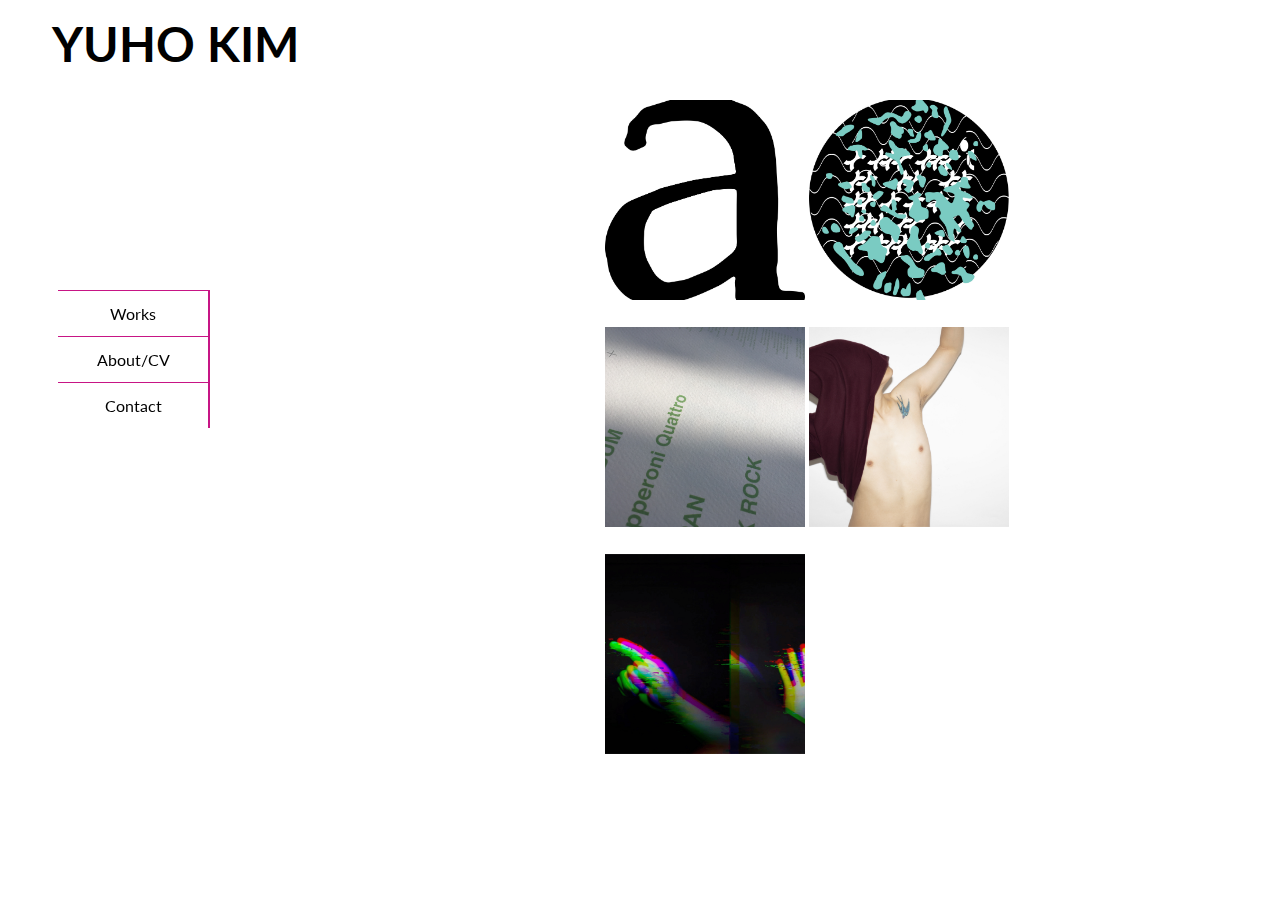
<file: index.html>
<!DOCTYPE html>
<html>
<head>
    <title>YUHO KIM</title>
    <link rel="stylesheet" type="text/css" href="css/style.css">
    <link href="https://fonts.googleapis.com/css?family=Lato&display=swap" rel="stylesheet">
    <link rel="stylesheet"  href="css/master.css">

</head>
<body>
<div class="container">
    <div class="head-name">
      <h1>YUHO KIM</h1>
    </div>

<div class="content">

    <div class="menu">
        <ul>
            <li><a href="">Works</a>
             <ul>
              <li><a href="handw.html">Good Handwriting</a></li>
               <li><a href="emotion.html">Emotional Numbers</a></li>
                <li><a href="remind.html">Reminding Work Out</a></li>
                 <li><a href="liberty.html">Self Liberty</a></li>
                  <li><a href="movie.html">Big Gesture</a></li>
             </ul>
            </li>
            <li><a href="about.html">About/CV</a></li>
            <li><a href="contact.html">Contact</a></li>
        </ul>
    </div>




 <table>
        <tr>

            <td><a href="handw.html"><img src="images/main-handwriting.jpg">≫</a></td>

            <td><a href="emotion.html"><img src="images/main-emotion.jpg">≫</a></td>
        </tr>
        <tr>
            <td><a href="remind.html"><img src="images/main-songbook.jpg">≫</a></td>
            <td><a href="liberty.html"><img src="images/main-self.jpg">≫</a></td>
        </tr>
        <tr>
            <td><a href="movie.html"><img src="images/main-movie.jpg">≫</a></td>
        </tr>
    </table>


<!-- <div class="footer">
    Copyright &copy; 2020 Yuho Kim
</div>
 -->

</div>
</div>
</body>
</html>
</file>
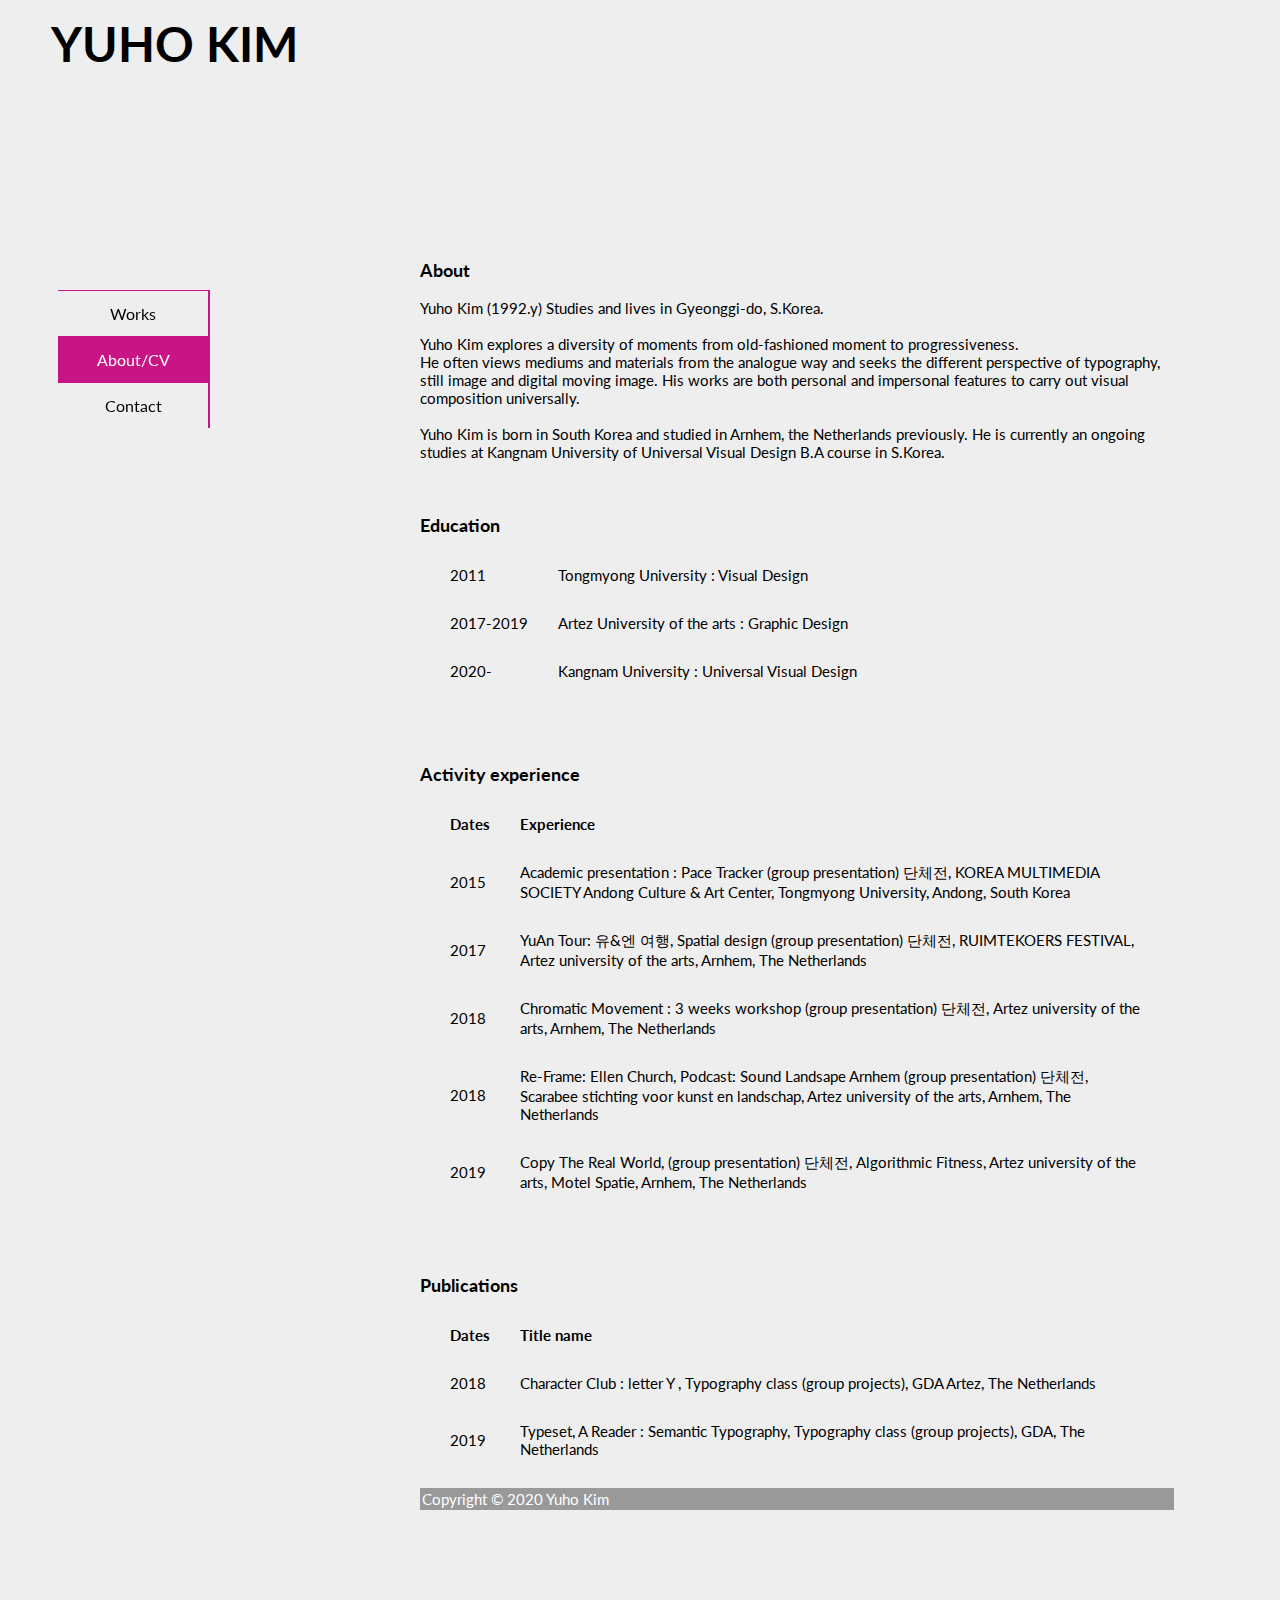
<file: about.html>
<!DOCTYPE html>
<html>
<head>
    <title>About page</title>
     <link rel="stylesheet" href="css/about.css">
      <link href="https://fonts.googleapis.com/css?family=Lato&display=swap" rel="stylesheet">
      <link rel="stylesheet"  href="css/master.css">
</head>

<body>



    <div class="head-name">
      <h1><a href="index.html">YUHO KIM</a></h1>
    </div>

    <div class="content">
    <div class="nav">
        <ul>
            <li><a href="index.html">Works</a>
             <ul>
              <li><a href="handw.html">Good Handwriting</a></li>
               <li><a href="emotion.html">Emotional Numbers</a></li>
                <li><a href="remind.html">Reminding Work Out</a></li>
                 <li><a href="liberty.html">Self Liberty</a></li>
                  <li><a href="movie.html">Big Gesture</a></li>
             </ul>
            </li>
            <li class="on"><a href="about.html">About/CV</a></li>
            <li><a href="contact.html">Contact</a></li>
        </ul>
    </div>
    </div>




<section class="main">

        <div class="sub-head-name">
        <h3>About</h3>
        <br />
        <p>
            Yuho Kim (1992.y)
            Studies and lives in Gyeonggi-do, S.Korea.
        </p>
        <br />
        <p>
            Yuho Kim explores a diversity of moments from old-fashioned moment to progressiveness. <br />
            He often views mediums and materials from the analogue way and seeks the different perspective of typography, still image and digital moving image.
            His works are both personal and impersonal features to carry out visual composition universally. <br />
        </p>
        <br />
        <p>
            Yuho Kim is born in South Korea and studied in Arnhem, the Netherlands previously.
            He is currently an ongoing studies at Kangnam University of Universal Visual Design B.A course in S.Korea. <br />
        </p>
        </div>
        <br />
        <br />
        <br />
    <div class="eduction-box">
    <h3>Education</h3>
    <table cellspacing="30">
        <tbody>
            <tr>
            <td>2011</td>
            <td>Tongmyong University : Visual Design</td>
            </tr>
            <tr>
            <td>2017-2019</td>
            <td>Artez University of the arts : Graphic Design</td>
            </tr>
            <tr>
            <td>2020-</td>
            <td>Kangnam University : Universal Visual Design</td>
            </tr>
        </tbody>
    </table>
    </div>
        <br />
        <br />
        <br />
        <div class="experince-box">
        <h3>Activity experience</h3>
             <table cellspacing="30">
            <thead>
                <tr>
                    <th>Dates</th>
                    <th>Experience</th>
                </tr>
            </thead>
            <tbody>
            <tr>
                <td>2015</td>
                <td>Academic presentation : Pace Tracker (group presentation) 단체전, KOREA MULTIMEDIA SOCIETY Andong Culture & Art Center, Tongmyong University, Andong, South Korea</td>
            </tr>
            <tr>
                <td>2017</td>
                <td>YuAn Tour: 유&엔 여행, Spatial design (group presentation) 단체전, RUIMTEKOERS FESTIVAL, Artez university of the arts, Arnhem, The Netherlands</td>
            </tr>
            <tr>
                <td>2018</td>
                <td>Chromatic Movement : 3 weeks workshop (group presentation) 단체전, Artez university of the arts, Arnhem, The Netherlands</td>
            </tr>

            <tr>
                <td>2018</td>
                <td>Re-Frame: Ellen Church, Podcast: Sound Landsape Arnhem (group presentation) 단체전, Scarabee stichting voor kunst en landschap, Artez university of the arts, Arnhem, The Netherlands</td>
            </tr>

            <tr>
                <td>2019</td>
                <td>Copy The Real World, (group presentation) 단체전, Algorithmic Fitness, Artez university of the arts, Motel Spatie, Arnhem, The Netherlands</td>
            </tr>

            </tbody>
            </table>
        </div>
        <br />
        <br />
        <br />
        <div class="publications-box">
        <h3>Publications</h3>
        <table cellspacing="30">
            <thead>
            <tr>
                <th>Dates</th>
                <th>Title name</th>
            </tr>
            </thead>
            <tbody>
             <tr>
                <td>2018</td>
                <td>Character Club : letter Y , Typography class (group projects), GDA Artez, The Netherlands</td>
            </tr>

             <tr>
                <td>2019</td>
                <td>Typeset, A Reader : Semantic Typography, Typography class (group projects), GDA, The Netherlands</td>
            </tr>
            </tbody>
        </table>
        </div>
        <div class="footer">
        Copyright &copy; 2020 Yuho Kim
        </div>
</section>

</body>
</html>
</file>
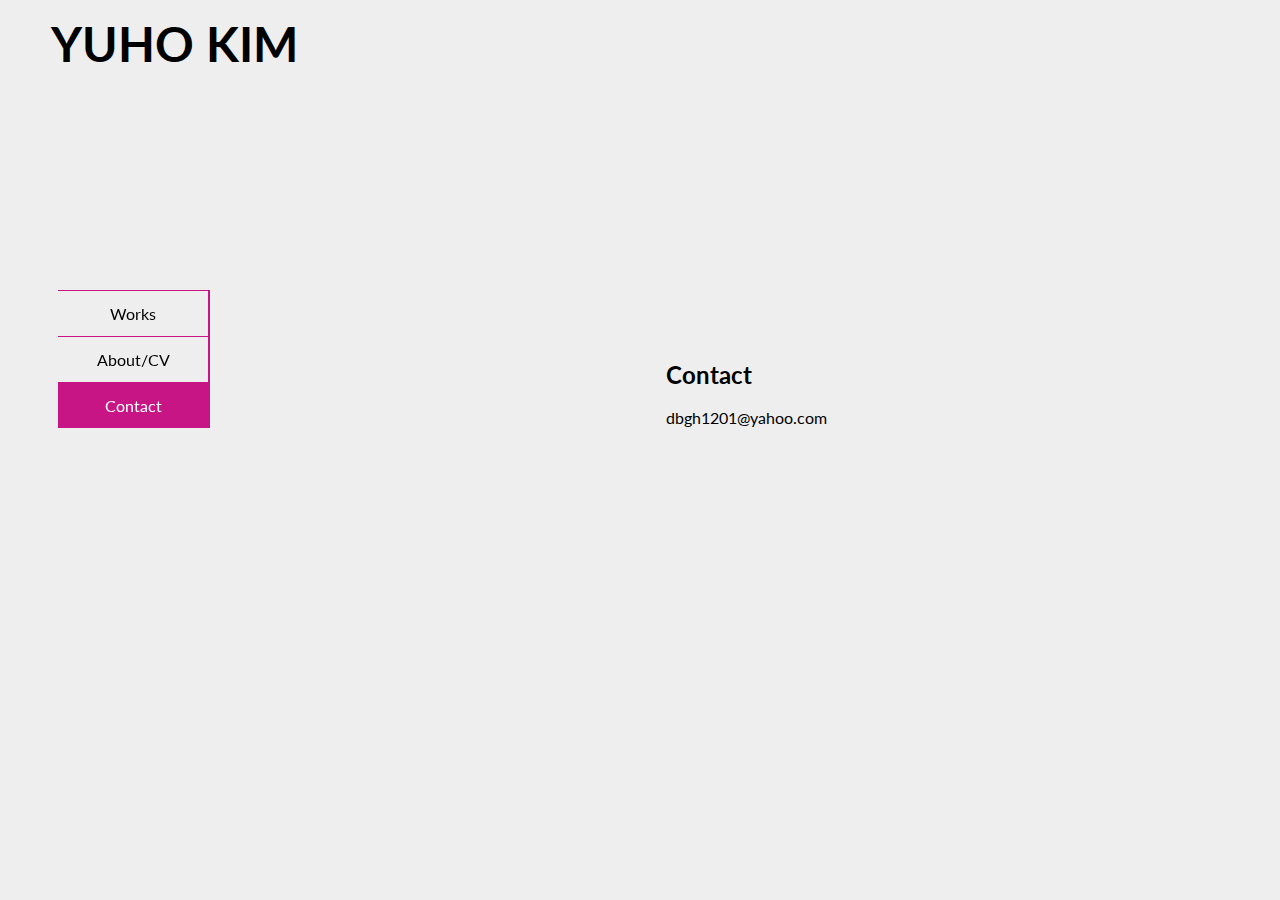
<file: contact.html>
<!DOCTYPE html>
<html>
<head>
    <title>Contact page</title>
    <link rel="stylesheet" href="css/contact.css">
    <link href="https://fonts.googleapis.com/css?family=Lato&display=swap" rel="stylesheet">
    <link rel="stylesheet"  href="css/master.css">
</head>
<body>

    <div class="head-name">
      <h1><a href="index.html">YUHO KIM</a></h1>
    </div>

    <div class="content">
    <div class="nav">
        <ul>
            <li><a href="index.html">Works</a>
             <ul>
              <li><a href="handw.html">Good Handwriting</a></li>
               <li><a href="emotion.html">Emotional Numbers</a></li>
                <li><a href="remind.html">Reminding Work Out</a></li>
                 <li><a href="liberty.html">Self Liberty</a></li>
                  <li><a href="movie.html">Big Gesture</a></li>
             </ul>
            </li>
            <li><a href="about.html">About/CV</a></li>
            <li class="on"><a href="contact.html">Contact</a></li>
        </ul>
    </div>
    </div>

<div class="contact-box">
<h2>Contact</h2>
</br>
<p>
<a href="mailto:dbgh1201@yahoo.com?Subject=-" target="_top">dbgh1201@yahoo.com</a>
</p>
</div>

</form>
</body>
</html>
</file>
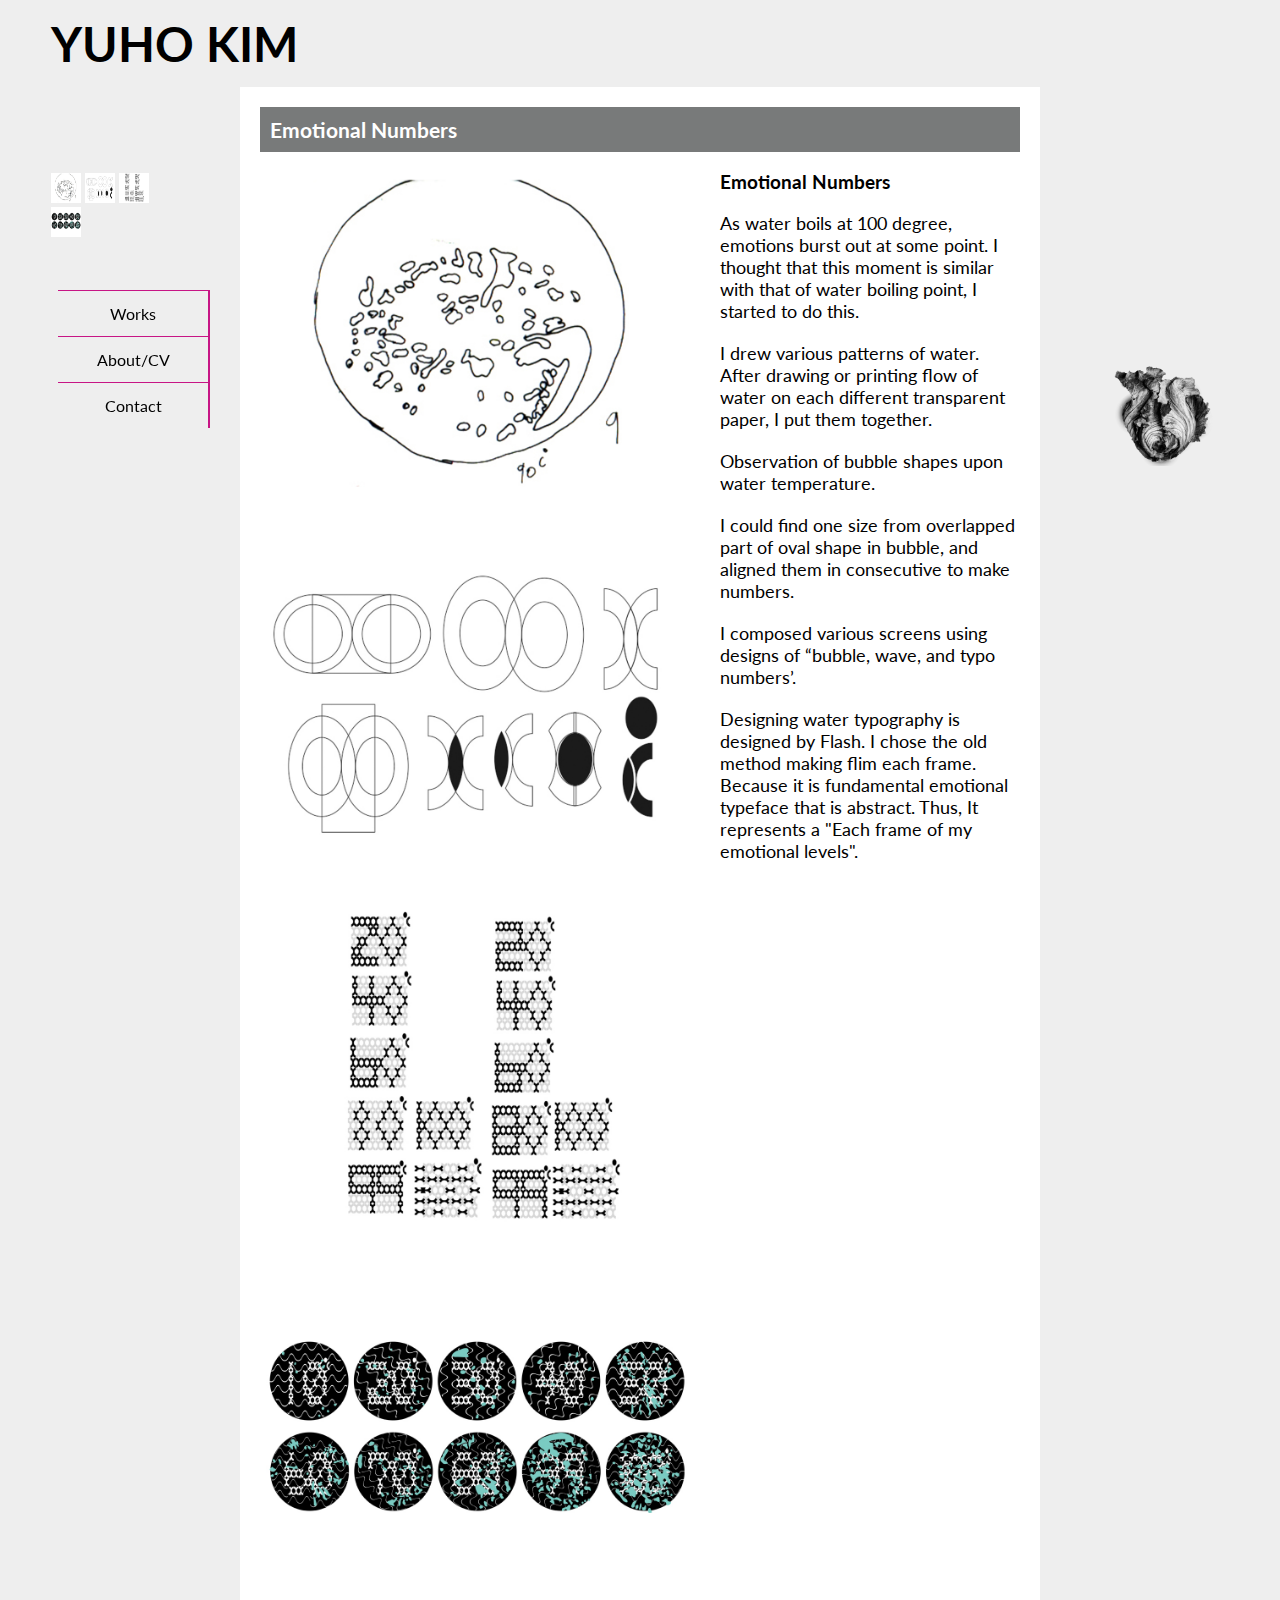
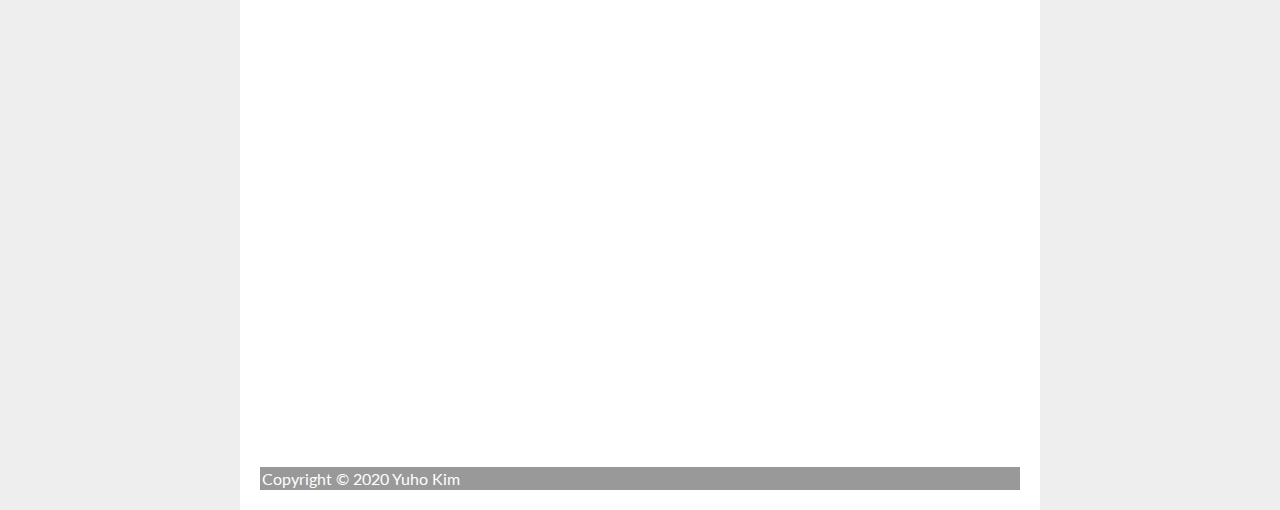
<file: emotion.html>
<!DOCTYPE html>
<html>
<head>
    <title>Emotional Numbers</title>
    <link rel="stylesheet" type="text/css" href="css/emotion.css">
    <link rel="stylesheet"  href="css/master.css">
    <link href="https://fonts.googleapis.com/css?family=Lato&display=swap" rel="stylesheet">

</head>
<body>

<div class="head-name">
      <h1><a href="index.html">YUHO KIM</a></h1>
    </div>

<div class="content">
    <div class="nav">
        <ul>
            <li><a href="">Works</a>
             <ul>
              <li><a href="handw.html">Good Handwriting</a></li>
               <li class="on"><a href="emotion.html">Emotional Numbers</a></li>
                <li><a href="remind.html">Reminding Work Out</a></li>
                 <li><a href="liberty.html">Self Liberty</a></li>
                  <li><a href="movie.html">Big Gesture</a></li>
             </ul>
            </li>
            <li><a href="about.html">About/CV</a></li>
            <li><a href="contact.html">Contact</a></li>
        </ul>
    </div>
</div>

<div class="side-pic">
<ul>
<li>
<img  class="pic" src="images/emotion-01.jpg">
<img  class="picbig" src="images/emotion-01.jpg">

<img  class="pic" src="images/emotion-02.jpg">
<img  class="picbig" src="images/emotion-02.jpg">

<img  class="pic" src="images/emotion-03.jpg">
<img  class="picbig" src="images/emotion-03.jpg">
</li>
<li>
<img  class="pic" src="images/emotion-04.jpg">
<img  class="picbig" src="images/emotion-04.jpg">
</li>
</ul>
</div>



 <a href="index.html"><img class="cabbage" src="images/cabbage.png"></a>










<div class="container">
    <div class="header">
            <h2>Emotional Numbers</h2>
        </div>

<!-- <section> -->
<img   src="images/emotion-01.jpg">
<img   src="images/emotion-02.jpg">
<img   src="images/emotion-03.jpg">
<img   src="images/emotion-04.jpg">

    <div class="main">
        <h3>Emotional Numbers</h3>
    </br>
    <p>
        As water boils at 100 degree, emotions burst out at some point.
        I thought that this moment is similar with that of water boiling point,
        I started to do this.
    </p>

    <p>
        I drew various patterns of water. After drawing or printing flow of water on each different transparent paper,
        I put them together.

    </p>

    <p>
         Observation of bubble shapes upon water temperature.
    </p>

    <p>
        I could find one size from overlapped part of oval shape in bubble, and aligned them in consecutive to make numbers.

    </p>

    <p>
         I composed various screens using designs of “bubble, wave, and typo numbers’.
    </p>
    <p>
      Designing water typography is designed by Flash. I chose the old method making flim each frame.
      Because it is fundamental emotional typeface that is abstract. Thus, It represents a "Each frame of my emotional levels".
    </p>
   </div>

<div class="responsive-container" align="left">
<iframe src="https://player.vimeo.com/video/397146353"  width="480" height="360" frameborder="0" allow="autoplay; fullscreen" allowfullscreen></iframe>
</div>



<!-- </section> -->

    <div class="footer">
         Copyright &copy; 2020 Yuho Kim
    </div>

</div>



</body>
</html>
</file>
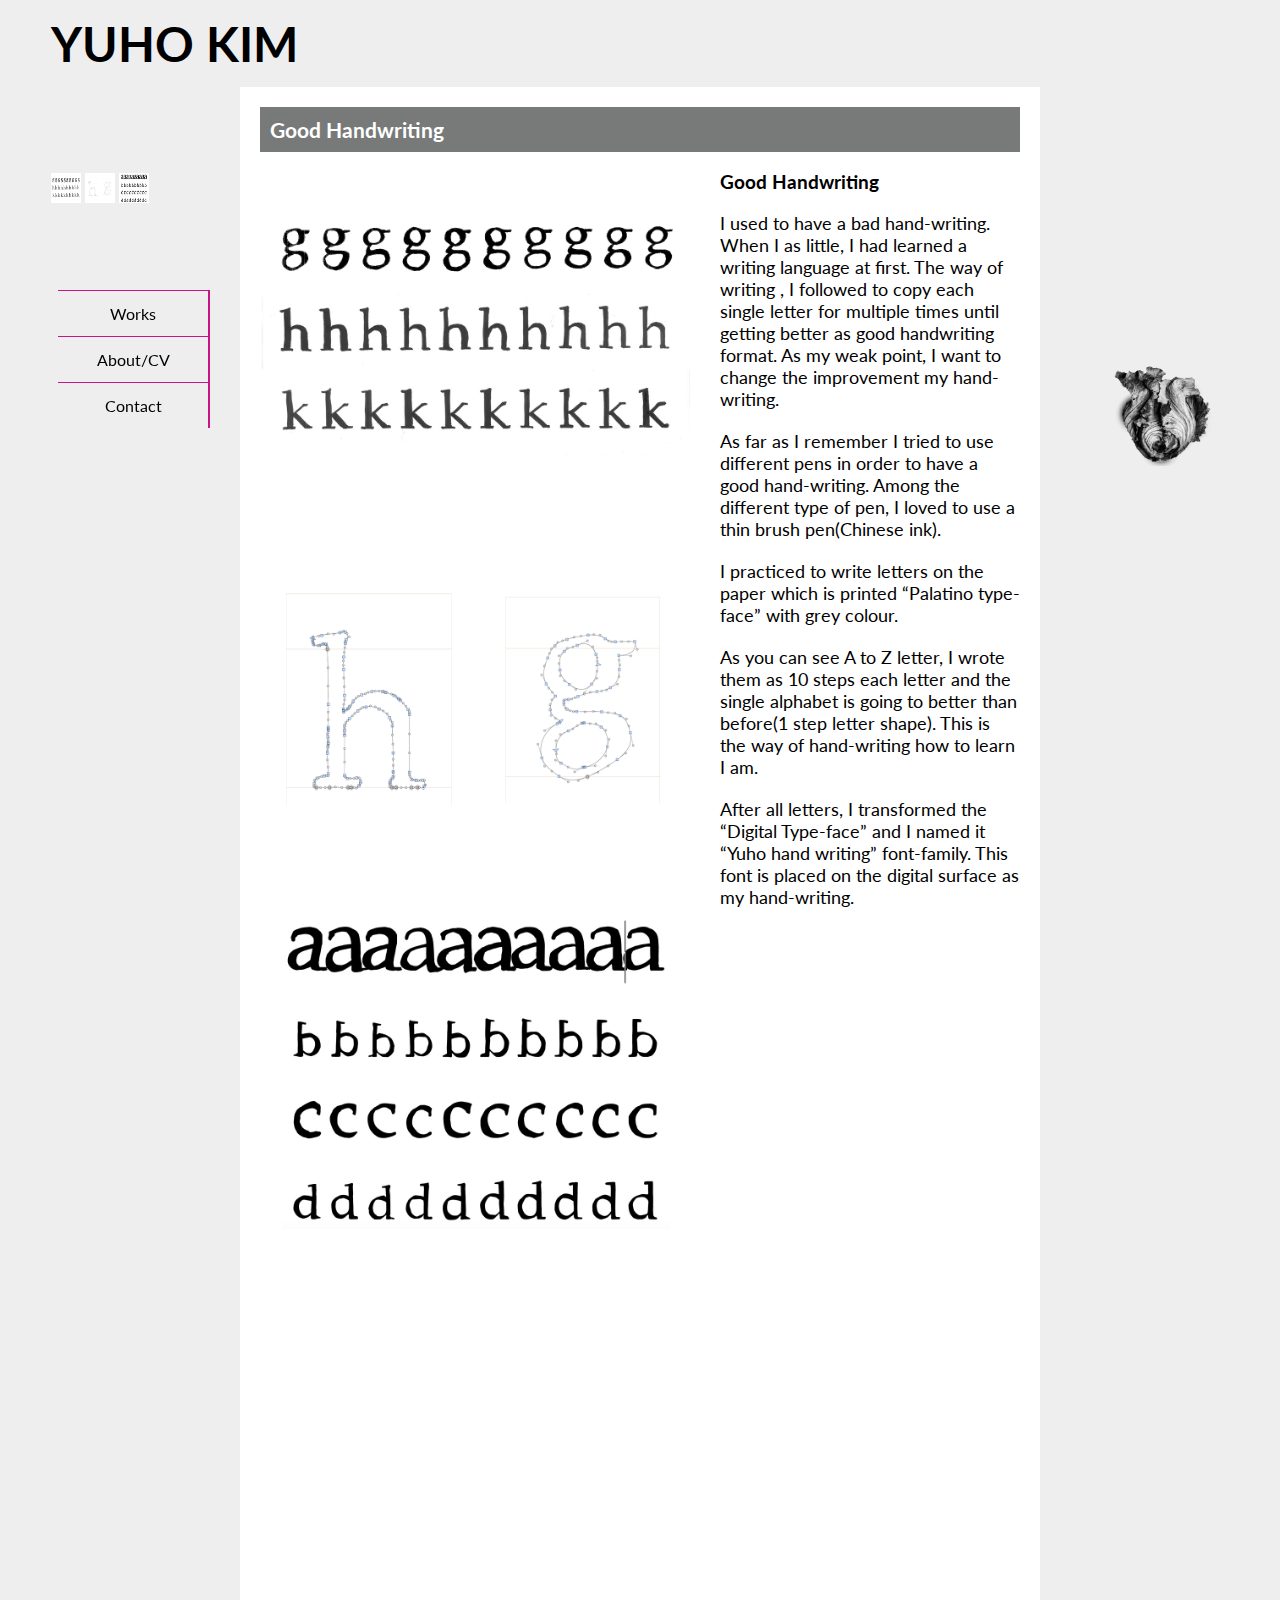
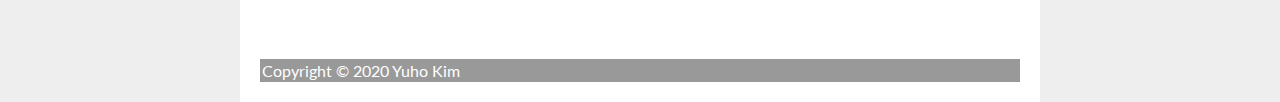
<file: handw.html>
<!DOCTYPE html>
<html>
<head>
    <title>Good Handwriting</title>
    <link rel="stylesheet" type="text/css" href="css/handw.css">
    <link rel="stylesheet"  href="css/master.css">
    <link href="https://fonts.googleapis.com/css?family=Lato&display=swap" rel="stylesheet">

</head>
<body>

<div class="head-name">
      <h1><a href="index.html">YUHO KIM</a></h1>
    </div>

<div class="content">
    <div class="nav">
        <ul>
            <li><a href="">Works</a>
             <ul>
              <li class="on"><a href="handw.html">Good Handwriting</a></li>
               <li><a href="emotion.html">Emotional Numbers</a></li>
                <li><a href="remind.html">Reminding Work Out</a></li>
                 <li><a href="liberty.html">Self Liberty</a></li>
                  <li><a href="movie.html">Big Gesture</a></li>
             </ul>
            </li>
            <li><a href="about.html">About/CV</a></li>
            <li><a href="contact.html">Contact</a></li>
        </ul>
    </div>
</div>

<div class="side-pic">
<ul>
<li>
<img  class="pic" src="images/handw-01.jpg">
<img  class="picbig" src="images/handw-01.jpg">

<img  class="pic" src="images/handw-02.jpg">
<img  class="picbig" src="images/handw-02.jpg">

<img  class="pic" src="images/handw-03.jpg">
<img  class="picbig" src="images/handw-03.jpg">
</li>
</ul>
</div>



 <a href="index.html"><img class="cabbage" src="images/cabbage.png"></a>


<div class="container">
    <div class="header">
            <h2>Good Handwriting</h2>
        </div>

<!-- <section> -->
<img   src="images/handw-01.jpg">
<img   src="images/handw-02.jpg">
<img   src="images/handw-03.jpg">


    <div class="main">
        <h3>Good Handwriting</h3>
    </br>
    <p>
    I used to have a bad hand-writing. When I as little, I had learned a writing language at first.
    The way of  writing , I followed to copy each single letter for multiple times until getting better as good handwriting format.
    As my weak point, I want to change the improvement my hand-writing.
    </p>

    <p>
    As far as I remember I tried to use different pens in order to have a good hand-writing.
    Among the different type of pen, I loved to use a thin brush pen(Chinese ink).
    </p>

    <p>
    I practiced to write letters on the paper which is printed “Palatino type-face” with grey colour.
    </p>

    <p>
    As you can see A to Z letter, I wrote them as 10 steps each letter and the single alphabet is going to better than before(1 step letter shape).
    This is the way of hand-writing how to learn I am.
    </p>

    <p>
    After all letters, I transformed the “Digital Type-face” and I named it “Yuho hand writing” font-family.
    This font is placed on the digital surface as my hand-writing.
    </p>

   </div>


<div class="responsive-container" align="left">
<iframe src="https://player.vimeo.com/video/396666102" width="480" height="360" frameborder="0" allow="autoplay; fullscreen" allowfullscreen></iframe>
</div>


 <div class="footer">
         Copyright &copy; 2020 Yuho Kim
    </div>
<!-- </section> -->

</div>



</body>
</html>
</file>
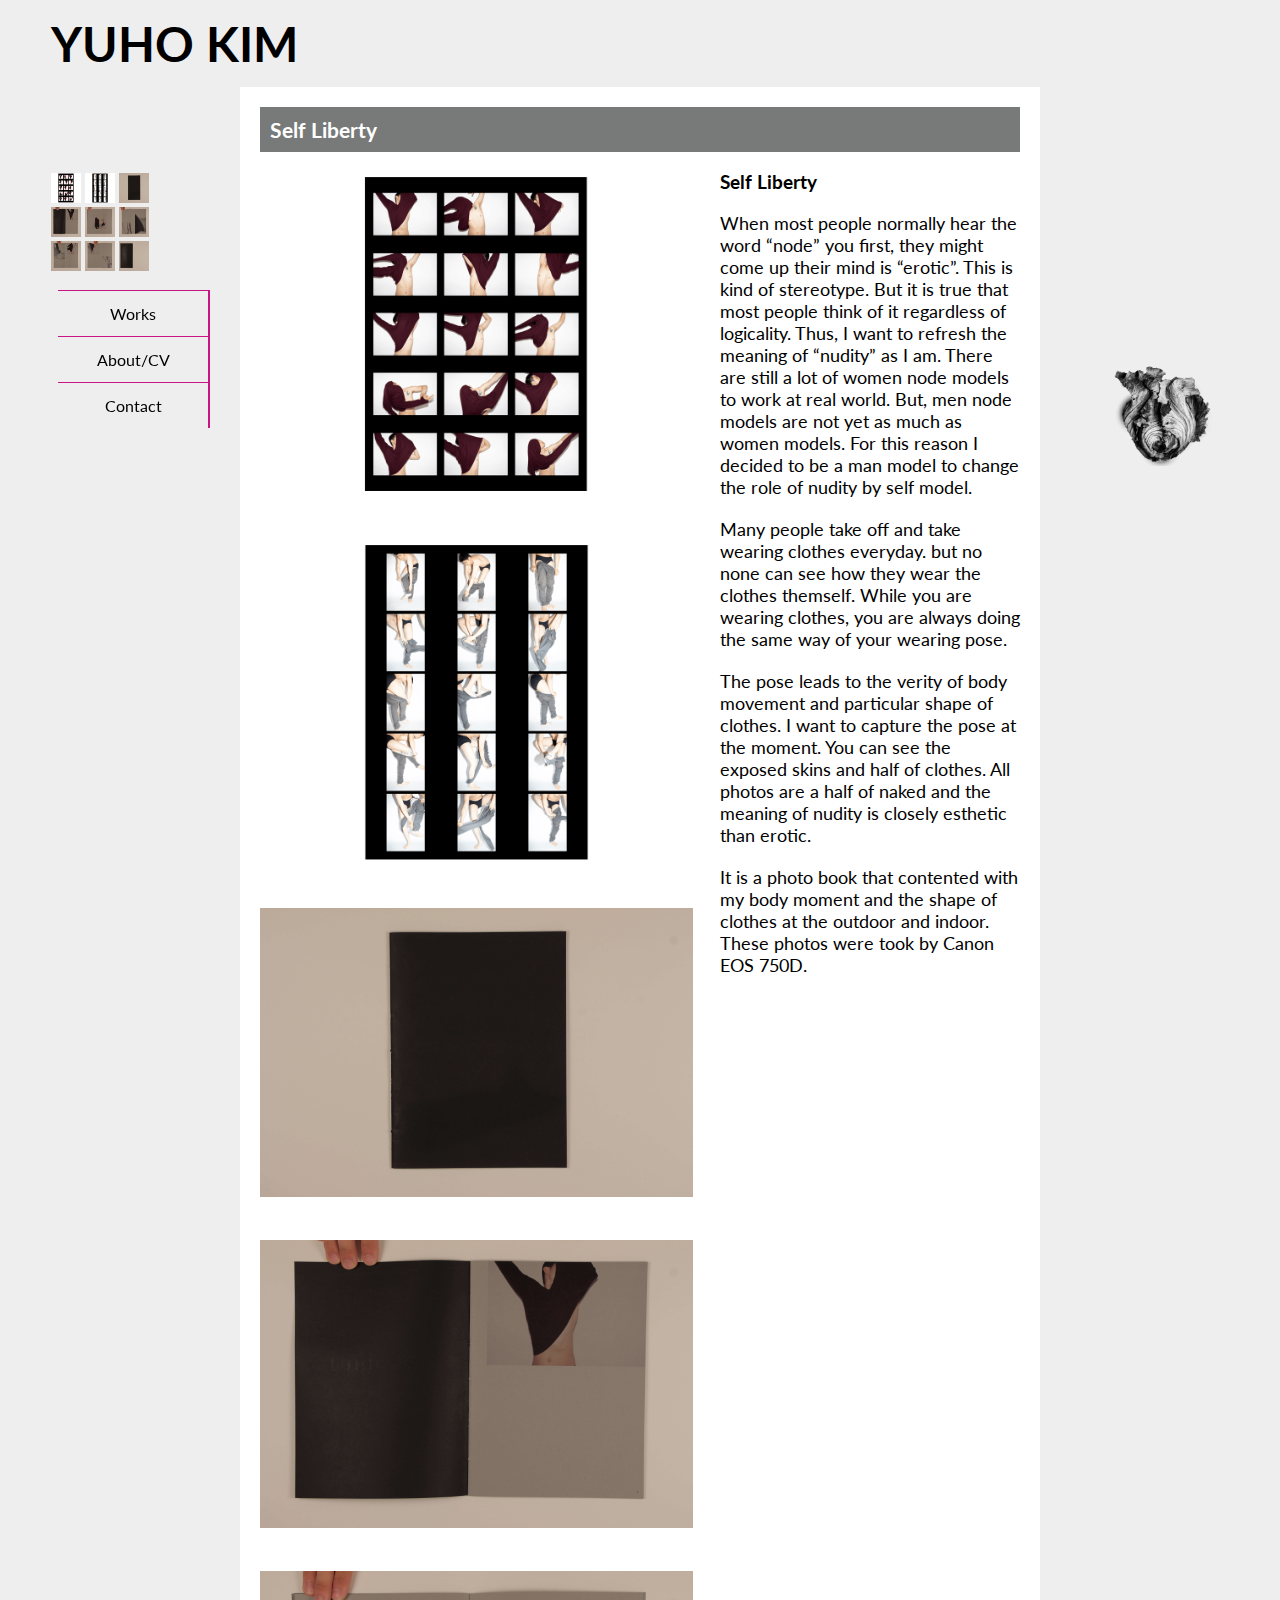
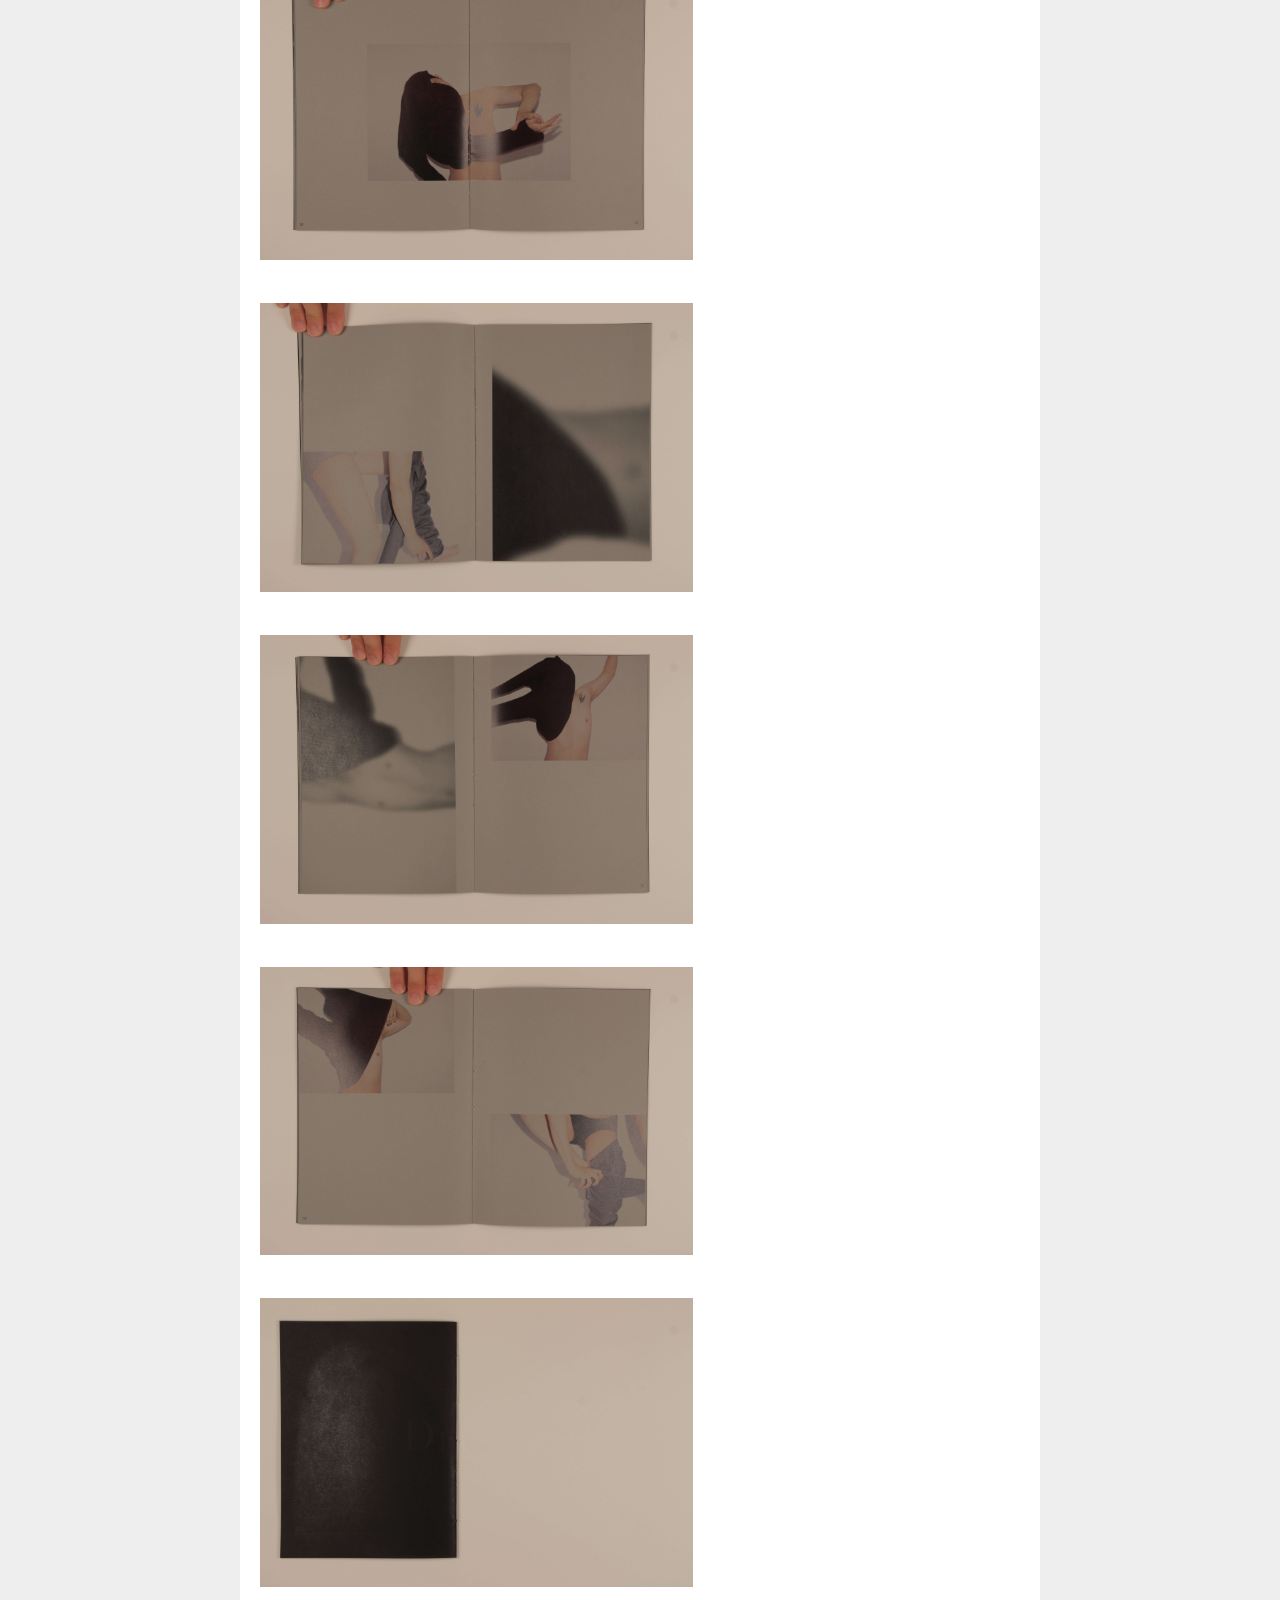
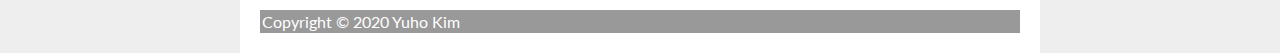
<file: liberty.html>
<!DOCTYPE html>
<html>
<head>
    <title>Self Liberty</title>
    <link rel="stylesheet" type="text/css" href="css/liberty.css">
    <link rel="stylesheet"  href="css/master.css">
    <link href="https://fonts.googleapis.com/css?family=Lato&display=swap" rel="stylesheet">

</head>
<body>

<div class="head-name">
      <h1><a href="index.html">YUHO KIM</a></h1>
    </div>

<div class="content">
    <div class="nav">
        <ul>
            <li><a href="">Works</a>
             <ul>
              <li><a href="handw.html">Good Handwriting</a></li>
               <li><a href="emotion.html">Emotional Numbers</a></li>
                <li><a href="remind.html">Reminding Work Out</a></li>
                 <li class="on"><a href="liberty.html">Self Liberty</a></li>
                  <li><a href="movie.html">Big Gesture</a></li>
             </ul>
            </li>
            <li><a href="about.html">About/CV</a></li>
            <li><a href="contact.html">Contact</a></li>
        </ul>
    </div>
</div>

<div class="side-pic">
<ul>
<li>
<img  class="pic" src="images/liberty-01.jpg">
<img  class="picbig" src="images/liberty-01.jpg">

<img  class="pic" src="images/liberty-02.jpg">
<img  class="picbig" src="images/liberty-02.jpg">

<img  class="pic" src="images/liberty-03.jpg">
<img  class="picbig" src="images/liberty-03.jpg">
</li>
<li>
<img  class="pic" src="images/liberty-04.jpg">
<img  class="picbig" src="images/liberty-04.jpg">

<img  class="pic" src="images/liberty-05.jpg">
<img  class="picbig" src="images/liberty-05.jpg">

<img  class="pic" src="images/liberty-06.jpg">
<img  class="picbig" src="images/liberty-06.jpg">
</li>
<li>
<img  class="pic" src="images/liberty-07.jpg">
<img  class="picbig" src="images/liberty-07.jpg">

<img  class="pic" src="images/liberty-08.jpg">
<img  class="picbig" src="images/liberty-08.jpg">

<img  class="pic" src="images/liberty-09.jpg">
<img  class="picbig" src="images/liberty-09.jpg">
</li>
</ul>
</div>



 <a href="index.html"><img class="cabbage" src="images/cabbage.png"></a>










<div class="container">
    <div class="header">
            <h2>Self Liberty</h2>
        </div>

<!-- <section> -->
<img   src="images/liberty-01.jpg">
<img   src="images/liberty-02.jpg">
<img   src="images/liberty-03.jpg">
<img   src="images/liberty-04.jpg">
<img   src="images/liberty-05.jpg">
<img   src="images/liberty-06.jpg">
<img   src="images/liberty-07.jpg">
<img   src="images/liberty-08.jpg">
<img   src="images/liberty-09.jpg">

    <div class="main">
    <h3>Self Liberty</h3>
    </br>
    <p>
        When most people normally hear the word “node” you first,
        they might come up  their mind is “erotic”. This is kind of stereotype.
        But it is true that most people think of it regardless of logicality.
        Thus, I want to refresh the meaning of  “nudity” as I am.
        There are still a lot of women node models to work at real world.
        But, men node models are not yet as much as women models.
        For this reason I decided to be a man model to change the role of nudity by self model.
    </p>

    <p>
        Many people take off and take wearing clothes everyday.
        but no none can see how they wear the clothes themself.
        While you are wearing clothes, you are always doing the same way of your wearing pose.
    </p>

    <p>
        The pose leads to the verity of body movement and particular shape of clothes.
        I want to capture the pose at the moment. You can see the exposed skins and half of clothes.
        All photos are a half of naked and the meaning of nudity is closely esthetic than erotic.
    </p>

    <p>
        It is a photo book that contented with my body moment and the shape of clothes at the outdoor and indoor.
        These photos were took by Canon EOS 750D.
    </p>

   </div>

<!-- <div class="responsive-container">
<iframe width="470" height="315" src="https://vimeo.com/396666102" frameborder="0" allowfullscreen></iframe>
</div> -->

<!-- </section> -->

<div class="footer">
         Copyright &copy; 2020 Yuho Kim
</div>

</div>


</body>
</html>
</file>
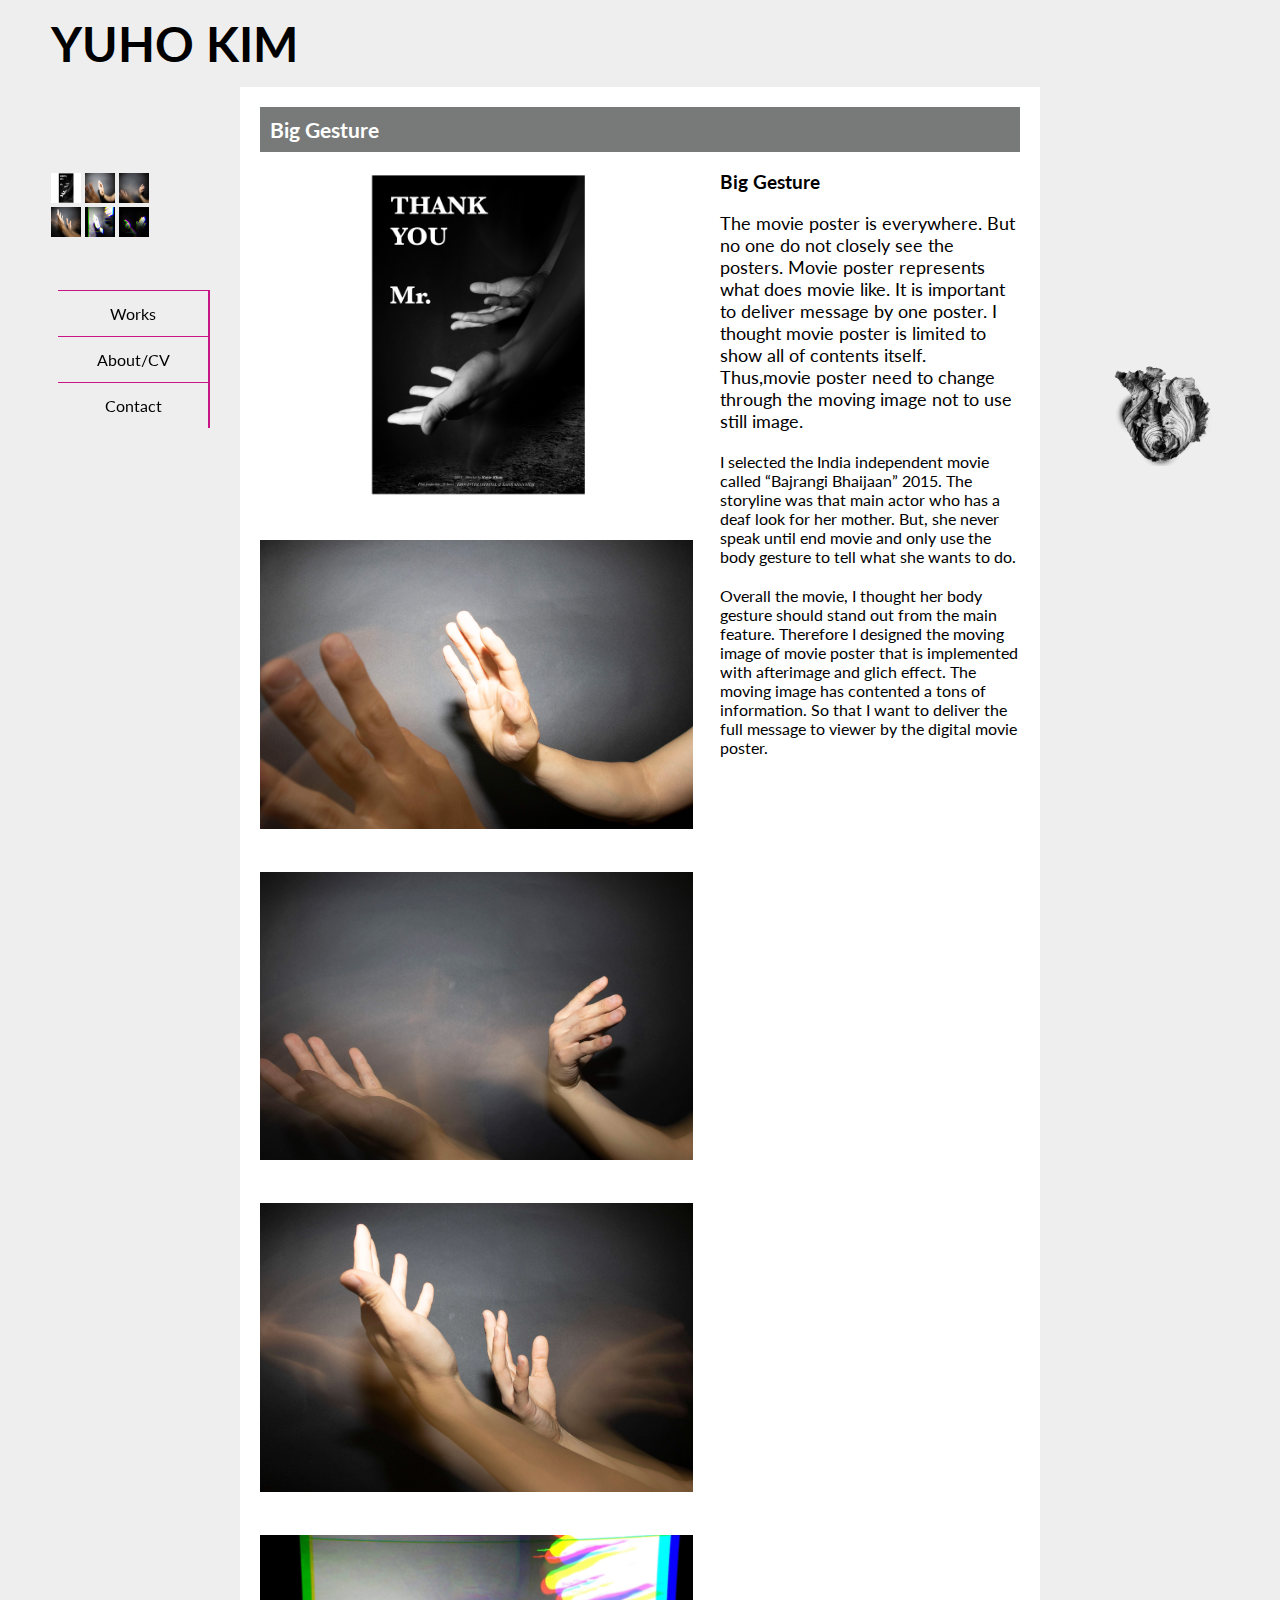
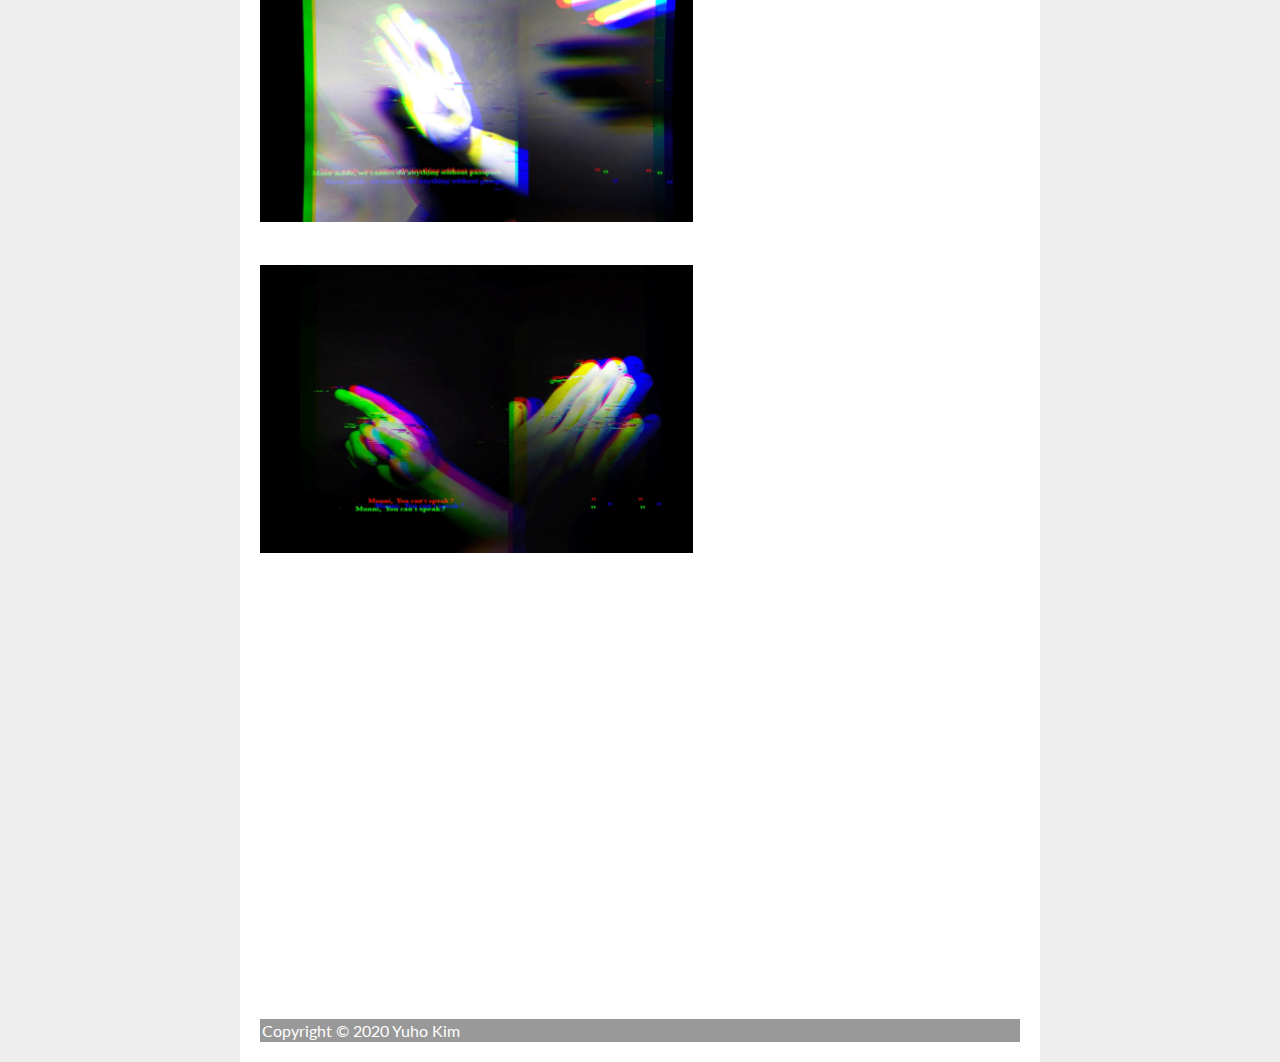
<file: movie.html>
<!DOCTYPE html>
<html>
<head>
    <title>Big Gesture</title>
    <link rel="stylesheet" type="text/css" href="css/movie.css">
    <link rel="stylesheet"  href="css/master.css">
    <link href="https://fonts.googleapis.com/css?family=Lato&display=swap" rel="stylesheet">

</head>
<body>

<div class="head-name">
      <h1><a href="index.html">YUHO KIM</a></h1>
    </div>

<div class="content">
    <div class="nav">
        <ul>
            <li><a href="">Works</a>
             <ul>
              <li><a href="handw.html">Good Handwriting</a></li>
               <li><a href="emotion.html">Emotional Numbers</a></li>
                <li><a href="remind.html">Reminding Work Out</a></li>
                 <li><a href="liberty.html">Self Liberty</a></li>
                  <li class="on"><a href="movie.html">Big Gesture</a></li>
             </ul>
            </li>
            <li><a href="about.html">About/CV</a></li>
            <li><a href="contact.html">Contact</a></li>
        </ul>
    </div>
</div>

<div class="side-pic">
<ul>
<li>
<img  class="pic" src="images/movie-01.jpg">
<img  class="picbig" src="images/movie-01.jpg">

<img  class="pic" src="images/movie-02.jpg">
<img  class="picbig" src="images/movie-02.jpg">

<img  class="pic" src="images/movie-03.jpg">
<img  class="picbig" src="images/movie-03.jpg">
</li>
<li>
<img  class="pic" src="images/movie-04.jpg">
<img  class="picbig" src="images/movie-04.jpg">

<img  class="pic" src="images/movie-05.jpg">
<img  class="picbig" src="images/movie-05.jpg">

<img  class="pic" src="images/movie-06.jpg">
<img  class="picbig" src="images/movie-06.jpg">
</li>
</ul>
</div>



 <a href="index.html"><img class="cabbage" src="images/cabbage.png"></a>










<div class="container">
    <div class="header">
            <h2>Big Gesture</h2>
        </div>

<!-- <section> -->
<img   src="images/movie-01.jpg">
<img   src="images/movie-02.jpg">
<img   src="images/movie-03.jpg">
<img   src="images/movie-04.jpg">
<img   src="images/movie-05.jpg">
<img   src="images/movie-06.jpg">


    <div class="main">
    <h3>Big Gesture</h3>
    </br>
    <p>
       The movie poster is everywhere. But no one do not closely see the posters.
        Movie poster represents what does movie like. It is important to deliver message by one poster.
        I thought movie poster is limited to show all of contents itself.
        Thus,movie poster need to change through the moving image not to use still image.

    </p>
        I selected the India independent movie called “Bajrangi Bhaijaan” 2015.
        The storyline was that main actor who has  a deaf look for her mother.
        But, she never speak until end movie and only use the body gesture to tell what she wants to do.
    <p>

    </p>
        Overall the movie, I thought her body gesture should  stand out from the main feature.
        Therefore I designed the moving image of movie poster that is implemented  with afterimage and glich effect.
        The moving image has contented a tons of information.
        So that I want to deliver the full message to viewer by the digital movie poster.
    <p>

    </p>
   </div>

<div class="responsive-container" align="left">
<iframe src="https://player.vimeo.com/video/397191044" width="480" height="360" frameborder="0" allow="autoplay; fullscreen" allowfullscreen></iframe>
</div>



<!-- </section> -->

<div class="footer">
         Copyright &copy; 2020 Yuho Kim
</div>

</div>


</body>
</html>
</file>
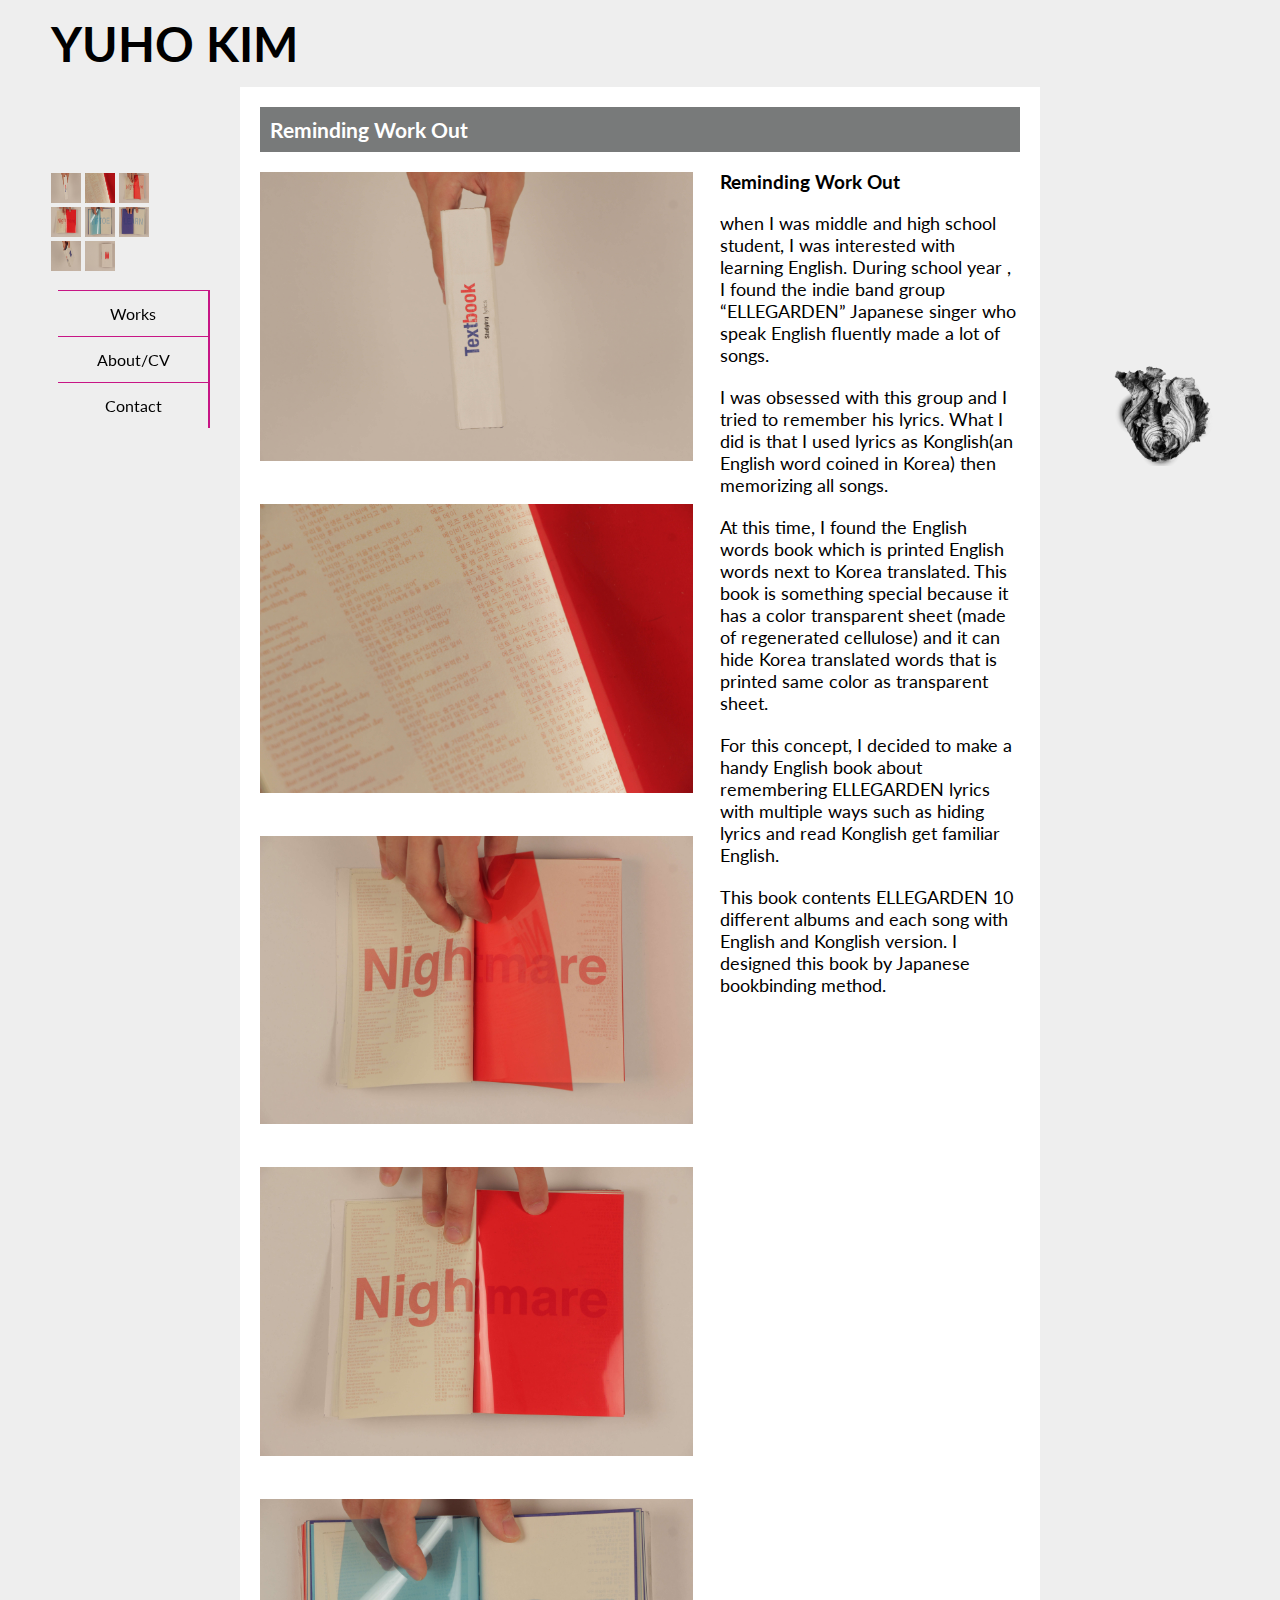
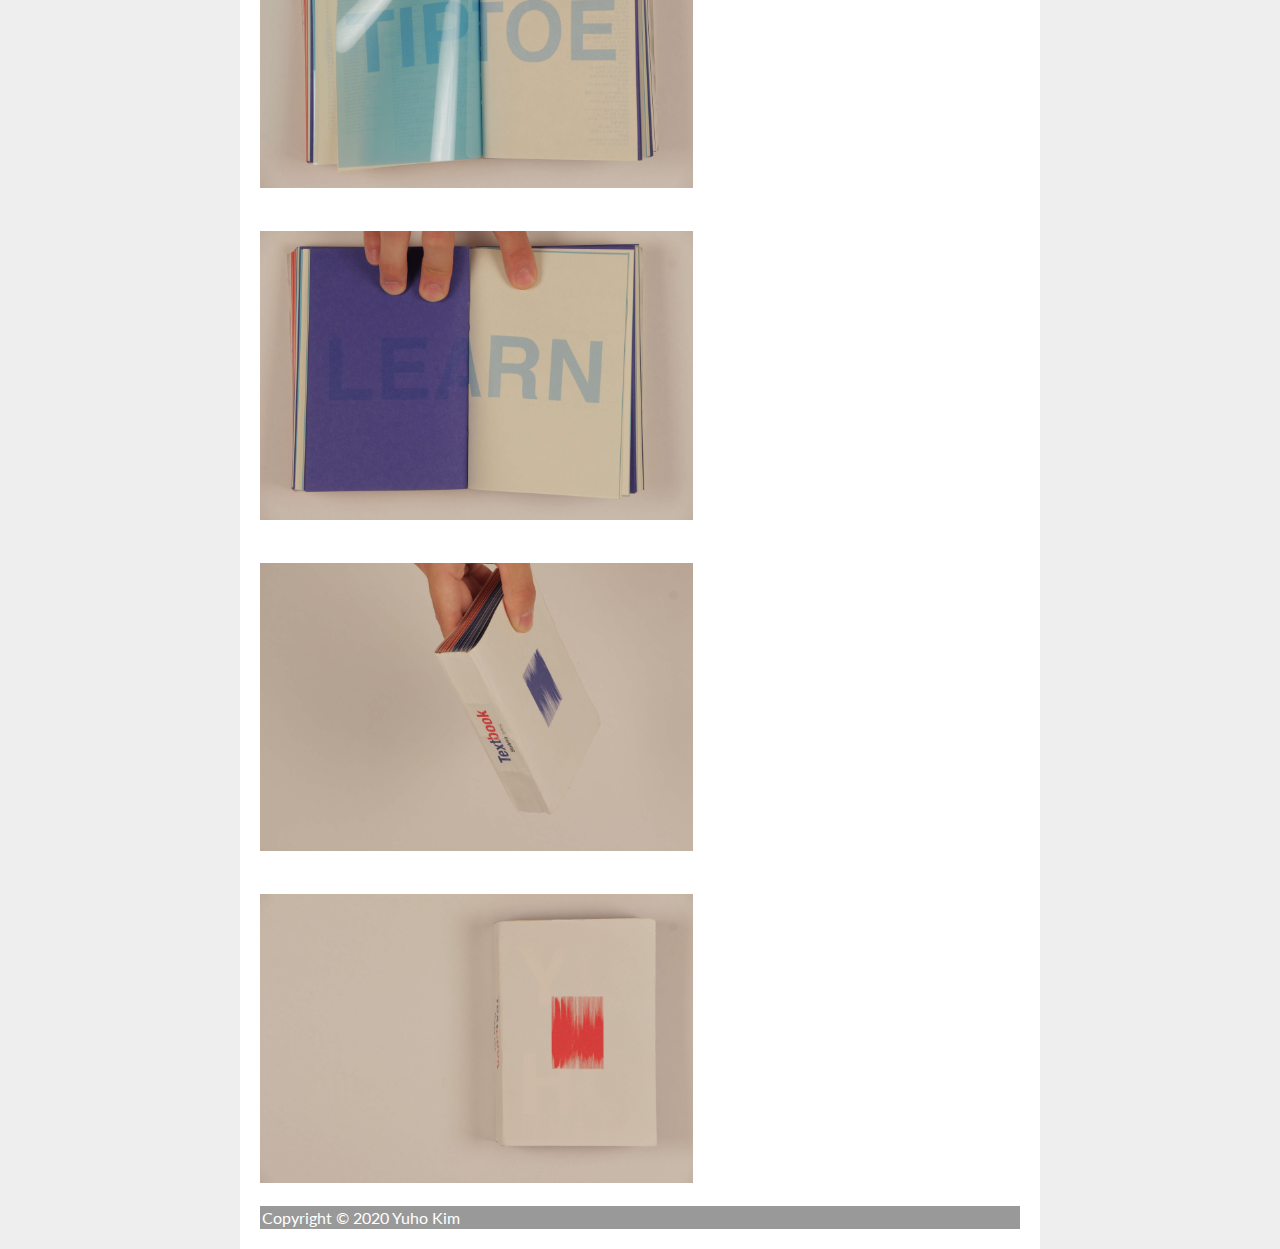
<file: remind.html>
<!DOCTYPE html>
<html>
<head>
    <title>Reminding Work Out</title>
    <link rel="stylesheet" type="text/css" href="css/remind.css">
    <link rel="stylesheet"  href="css/master.css">
    <link href="https://fonts.googleapis.com/css?family=Lato&display=swap" rel="stylesheet">

</head>
<body>

<div class="head-name">
      <h1><a href="index.html">YUHO KIM</a></h1>
    </div>

<div class="content">
    <div class="nav">
        <ul>
            <li><a href="">Works</a>
             <ul>
              <li><a href="handw.html">Good Handwriting</a></li>
               <li><a href="emotion.html">Emotional Numbers</a></li>
                <li class="on"><a href="remind.html">Reminding Work Out</a></li>
                 <li><a href="liberty.html">Self Liberty</a></li>
                  <li><a href="movie.html">Big Gesture</a></li>
             </ul>
            </li>
            <li><a href="about.html">About/CV</a></li>
            <li><a href="contact.html">Contact</a></li>
        </ul>
    </div>
</div>

<div class="side-pic">
    <ul>
        <li>
           <img  class="pic" src="images/remind-01.jpg">
           <img  class="picbig" src="images/remind-01.jpg">

            <img  class="pic" src="images/remind-02.jpg">
            <img  class="picbig" src="images/remind-02.jpg">

            <img  class="pic" src="images/remind-03.jpg">
            <img  class="picbig" src="images/remind-03.jpg">
        </li>
        <li>
            <img  class="pic" src="images/remind-04.jpg">
            <img  class="picbig" src="images/remind-04.jpg">

            <img  class="pic" src="images/remind-05.jpg">
           <img  class="picbig" src="images/remind-05.jpg">

            <img  class="pic" src="images/remind-06.jpg">
            <img  class="picbig" src="images/remind-06.jpg">
        </li>
        <li>
            <img  class="pic" src="images/remind-07.jpg">
            <img  class="picbig" src="images/remind-07.jpg">

            <img  class="pic" src="images/remind-08.jpg">
            <img  class="picbig" src="images/remind-08.jpg">
        </li>
     </ul>
</div>



 <a href="index.html"><img class="cabbage" src="images/cabbage.png"></a>










<div class="container">
    <div class="header">
            <h2>Reminding Work Out</h2>
        </div>

<!-- <section> -->
<img   src="images/remind-01.jpg">
<img   src="images/remind-02.jpg">
<img   src="images/remind-03.jpg">
<img   src="images/remind-04.jpg">
<img   src="images/remind-05.jpg">
<img   src="images/remind-06.jpg">
<img   src="images/remind-07.jpg">
<img   src="images/remind-08.jpg">


    <div class="main">
    <h3>Reminding Work Out</h3>
    </br>
    <p>
        when I was middle and high school student,
        I was interested with learning English.
        During school year , I found the indie band group “ELLEGARDEN”
        Japanese singer who speak English fluently made a lot of songs.
    </p>
    <p>
        I was obsessed with this group and I tried to remember his lyrics.
         What I did is that I used lyrics as Konglish(an English word coined in Korea) then memorizing all songs.
    </p>
    <p>
        At this time, I found the English words book which is printed English words next to Korea translated.
        This book is something special because it has a color transparent sheet (made of regenerated cellulose)
        and it can hide Korea translated words that is printed same color as transparent sheet.
    </p>
    <p>
        For this concept, I decided to make a handy English book about remembering ELLEGARDEN lyrics
        with multiple ways such as hiding lyrics and read Konglish get familiar English.
    </p>
    <p>
        This book contents ELLEGARDEN 10 different albums and each song with English and  Konglish version.
        I designed this book by Japanese bookbinding method.
    </p>





   </div>

<!-- <div class="responsive-container">
<iframe width="470" height="315" src="https://vimeo.com/396666102" frameborder="0" allowfullscreen></iframe>
</div> -->

<!-- </section> -->

<div class="footer">
         Copyright &copy; 2020 Yuho Kim
</div>

</div>


</body>
</html>
</file>
<file: css/style.css>
*{margin:0; padding:0;}

body{
    padding: 0;
    margin: 0;
    font-family: 'Lato', sans-serif;
    text-align: center;
}

a{
    color: #fff;
    text-decoration: none;
}

a:hover{
 color:#fff;
     text-decoration:none;
     cursor:pointer;
}



h1{
    font-size: 300%;
}

.head-name{
    margin-left: 10px;
    padding: 15px;
    position: relative;
    left: 2%;
    width: 250px;
}


/*.menu{
    position: absolute;
    left: 20px;
    top:10px;
}*/



/*.menu ul li{
    padding: 15px;
    position: relative;
    width: 150px;
    vertical-align: middle;
    background-color: #fff;
    cursor: pointer;
    border-top:1px solid #C71585;
    transition: all;
}*/



.menu{
    position: fixed;
    z-index: 1;
    top: 10px;
    text-align: center;
}




.menu ul{
    list-style: none;
    position: absolute;
    top:280px;
    left: 58px;

}

.menu ul li {
    padding: 0;
    width: 150px;
    border-top:1px solid #C71585;
}


.menu ul li:hover{
    background-color: #808080;
    /*left: 40px;*/
}


.menu > ul >li{
    border-right:2px solid #C71585;

}

.menu ul ul{
    transition: all 0.3s;
    opacity: 0;
    position: absolute;
    visibility: hidden;
    left: 100%;
    top:-2%;

}

.menu ul li:hover > ul{
    opacity: 1;
    visibility: visible;

}

.menu ul li a{
    display:block;
    width: 100%; height: 45px;
    line-height: 45px;
    text-align: center;
    color: #000000;
    text-decoration: none;

}

.menu > ul > li:hover > a{
    color: #fff;
}

.menu > ul > li >ul >li:hover > a{
    color: #fff;
}











table{
    width: 15%;
    position: absolute;
    left: 47%;
    margin-top: 10px;
    margin-right:50px;
}



img{
    width: 200px;
    height: 200px;
    object-fit: cover;

}


td{
    padding: 1px;
    color: #fff;
}

td:hover{
     z-index: 1;
    transform: scale(1.25);
    box-shadow: 0 25px 40px rgba(0,0,0,.5);


}

td:hover{
    background: #C71585;
    color:#fff;
}
</file>
<file: css/master.css>
table{
    animation: transitionIn 2s;
}

.sub-head-name{
    animation: transitionIn 2s;
}

.container .main{
    animation: transitionIn 2s;
}

.contact-box{
    animation: transitionIn 2s;
}

.container{
    animation: transitionIn 2s;
}




@keyframes transitionIn{
    from{
        opacity: 0;
        transform: rotateX(-10deg);
    }

        to{
        opacity: 1;
        transform: rotateX(0);
    }
}
</file>
<file: css/about.css>
html{
 height: 100%;
 width: 100%;
}

body{
 width: 100%;
 height: 100%;
}

*{margin:0; padding:0;}

body{
    font-family: 'Lato', sans-serif;
    background-color: #EEE;
}

article{
    font-size: 16px;
}

th{
    text-align: left;
}


a{
    color: #000000;
    text-decoration: none;
}

a:hover{
 color:#000000;
     text-decoration:none;
     cursor:pointer;
}

h1{
    font-size: 300%;
    text-transform: uppercase;
}

.head-name{
    margin-left: 10px;
    padding: 15px;
    position: relative;
    left: 2%;
    width: 250px;
}



.main{
    padding: 100px;
    position: absolute;

    left: 25%;
    top: 160px;
    width: 750px;
    float: right;
    /*background-color: #fff;*/
    font-size: 15px;

}



.nav{
    position: fixed;
    z-index: 1;
    top: 10px;
    text-align: center;
}

.nav ul{
    list-style: none;
    position: absolute;
    top:280px;
    left: 58px;

}

.nav ul li {
    padding: 0;
    width: 150px;
    border-top:1px solid #C71585;
}


.nav ul li:hover{
    background-color: #808080;

}

.nav > ul >li{
    border-right:2px solid #C71585;

}


.nav ul ul{
    transition: all 0.3s;
    opacity: 0;
    position: absolute;
    visibility: hidden;
    left: 100%;
    top:-2%;

}

.nav ul li:hover > ul{
    opacity: 1;
    visibility: visible;

}


.nav ul li a{
    display:block;
    width: 100%; height: 45px;
    line-height: 45px;
    text-align: center;
    color: #000000;
    text-decoration: none;

}




.nav > ul > li:hover > a{
    color: #fff;
}


.nav > ul > li >ul >li:hover > a{
    color: #fff;
}


.nav > ul > li.on > a {
    background-color:  #C71585;
    color: #fff;
    display: block;
}



.footer{
    clear:both;
    padding: 2px;
    background-color: #999999;
    color: white;
    text-align: left;
    width: 100%;
    margin-left: auto;
    margin-right: auto;
}
</file>
<file: css/contact.css>
html{
 height: 100%;
 width: 100%;
}

body{
 width: 100%;
 height: 100%;
}


*{margin:0; padding:0;}

body{
    font-family: 'Lato', sans-serif;
    background-color: #EEE;
}

.contact-box{
    position: absolute;
    top: 40%;
    left: 52%;

}



a{
    color: #000000;
    text-decoration: none;
}

a:hover{
 color:#000000;
     text-decoration:none;
     cursor:pointer;
}

.head-name{
    margin-left: 10px;
    padding: 15px;
    position: relative;
    left: 2%;
    width: 250px;
}

h1{
    font-size: 300%;
    text-transform: uppercase;
}



.nav{
    position: fixed;
    z-index: 1;
    top: 10px;
    text-align: center;
}

.nav ul{
    list-style: none;
    position: absolute;
    top:280px;
    left: 58px;

}

.nav ul li {
    padding: 0;
    width: 150px;
    border-top:1px solid #C71585;
}


.nav ul li:hover{
    background-color: #808080;

}

.nav > ul >li{
    border-right:2px solid #C71585;

}


.nav ul ul{
    transition: all 0.3s;
    opacity: 0;
    position: absolute;
    visibility: hidden;
    left: 100%;
    top:-2%;

}

.nav ul li:hover > ul{
    opacity: 1;
    visibility: visible;

}


.nav ul li a{
    display:block;
    width: 100%; height: 45px;
    line-height: 45px;
    text-align: center;
    color: #000000;
    text-decoration: none;

}




.nav > ul > li:hover > a{
    color: #fff;
}


.nav > ul > li >ul >li:hover > a{
    color: #fff;
}


.nav > ul > li.on > a {
    background-color:  #C71585;
    color: #fff;
    display: block;
}
</file>
<file: css/emotion.css>
html{
 height: 100%;
 width: 100%;
}

body{
 width: 100%;
 height: 100%;
}



*{margin:0; padding:0;}

body{
    font-family: 'Lato', sans-serif;
    background-color: #EEE;

}

.side-pic{
    top: 17%;
    left: 4%;
    position: absolute;
}

.side-pic ul{
    list-style: none;
     padding: 0;
     margin: 0;
}

.side-pic li{
   margin-bottom: -39px;
}

.pic{

    width: 30px;
    height: 30px;
}

.picbig{
    position: absolute;
    width: 0;
    -webkit-transition:width 0.3s linear 0s;
    transition:width 0.3s linear 0s;
    z-index:10;
}

.pic:hover + .picbig{
    width: 860px;
}


.cabbage {
    width: 100px;
    height: auto;
    position: fixed;
    left: 87%;
    top: 38%;
    filter: gray;
     -webkit-filter: grayscale(1);
      -webkit-transition: all .8s ease-in-out;
}

.cabbage:hover{
    filter: none;
      -webkit-filter: grayscale(0);
      -webkit-transform: scale(1.01);
}





img{
    width: 57%;
    height: auto;
    margin-top:20px;
    margin-bottom:20px;

}


a{
    color: #000000;
    text-decoration: none;
}

a:hover{
 color:#000000;
     text-decoration:none;
     cursor:pointer;
}


.container{
    background-color: white;
    width: 800px;
    margin-left: auto;
    margin-right: auto;
    padding: 20px;

    position: relative;
    box-sizing: border-box;
}

.header{
    background-color: #787a7a;
    color: white;
    font-size: 130%;
    text-align: center;
}

.main{
    /*position:absolute;
    left: 57%;*/
   /* top: 170px;*/

    top:84px;
    position: absolute;
    left: 60%;
    width: 300px;
    padding: 0px;
    box-sizing: border-box;
    /*position: relative;*/
    /*float: right;*/
}

p{
    margin-bottom: 20px;
    font-size: 18px;
}

/*p {
    position: fixed;
}*/




.head-name{
    margin-left: 10px;
    padding: 15px;
    position: relative;
    left: 2%;
    width: 250px;
}

h1{
    font-size: 300%;
}


h2{

    text-align: left;
    padding: 10px;
    margin: 0;
    font-size: 100%;
}



.nav{
    position: fixed;
    z-index: 1;
    top: 10px;
    text-align: center;
}

.nav ul{
    list-style: none;
    position: absolute;
    top:280px;
    left: 58px;

}

.nav ul li {
    padding: 0;
    width: 150px;
    border-top:1px solid #C71585;
}


.nav ul li:hover{
    background-color: #808080;

}

.nav > ul >li{
    border-right:2px solid #C71585;

}


.nav ul ul{
    transition: all 0.3s;
    opacity: 0;
    position: absolute;
    visibility: hidden;
    left: 100%;
    top:-2%;

}

.nav ul li:hover > ul{
    opacity: 1;
    visibility: visible;

}


.nav ul li a{
    display:block;
    width: 100%; height: 45px;
    line-height: 45px;
    text-align: center;
    color: #000000;
    text-decoration: none;

}




.nav > ul > li:hover > a{
    color: #fff;
}


.nav > ul > li >ul >li:hover > a{
    color: #fff;
}


.nav > ul > li > ul >li.on > a {
    background-color:  #C71585;
    color: #fff;
    display: block;
}












.footer{
    clear:both;
    padding: 2px;
    background-color: #999999;
    color: white;
    text-align: left;
     width: 756px;
    margin-left: auto;
    margin-right: auto;
}

.responsive-container{

    width: 57%;
    height: auto;
    margin-top:20px;
    margin-bottom:20px;

}

.responsive-container iframe{

    top:0; left: 0px;
    margin-top:20px;
    margin-bottom:20px;
}
</file>
<file: css/handw.css>
/*html{
 height: 100%;
 width: 100%;
}

body{
 width: 100%;
 height: 100%;
}*/


*{margin:0; padding:0;}

body{
    font-family: 'Lato', sans-serif;
    background-color: #EEE;

}




.side-pic{
    top: 17%;
    left: 4%;
    position: absolute;
}

.side-pic ul{
    list-style: none;
     padding: 0;
     margin: 0;
}

.side-pic li{
   margin-bottom: -39px;
}

.pic{

    width: 30px;
    height: 30px;
}




.picbig{
    position: absolute;
    width: 0;
    -webkit-transition:width 0.3s linear 0s;
    transition:width 0.3s linear 0s;
    z-index:10;
}

.pic:hover + .picbig{
    width: 860px;
}


.cabbage {
    width: 100px;
    height: auto;
    position: fixed;
    left: 87%;
    top: 38%;
    filter: gray;
     -webkit-filter: grayscale(1);
      -webkit-transition: all .8s ease-in-out;
}

.cabbage:hover{
    filter: none;
      -webkit-filter: grayscale(0);
      -webkit-transform: scale(1.01);
}





img{
    width: 57%;
    height: auto;
    margin-top:20px;
    margin-bottom:20px;

}


a{
    color: #000000;
    text-decoration: none;
}

a:hover{
 color:#000000;
     text-decoration:none;
     cursor:pointer;
}


.container{
    background-color: white;
    width: 800px;
    margin-left: auto;
    margin-right: auto;
    padding: 20px;

    position: relative;
    box-sizing: border-box;
}

.header{
    background-color: #787a7a;
    color: white;
    font-size: 130%;
    text-align: center;
}

.main{
    /*position:absolute;
    left: 57%;*/
   /* top: 170px;*/

    top:84px;
    position: absolute;
    left: 60%;
    width: 300px;
    padding: 0px;
    box-sizing: border-box;
    /*position: relative;*/
    /*float: right;*/
}


h3{

}

p{

    margin-bottom: 20px;
    font-size: 18px;
}



.head-name{
    margin-left: 10px;
    padding: 15px;
    position: relative;
    left: 2%;
    width: 250px;
}

h1{
    font-size: 300%;
}


h2{

    text-align: left;
    padding: 10px;
    margin: 0;
    font-size: 100%;
}


.nav{
    position: fixed;
    z-index: 1;
    top: 10px;
    text-align: center;
}

.nav ul{
    list-style: none;
    position: absolute;
    top:280px;
    left: 58px;

}

.nav ul li {
    padding: 0;
    width: 150px;
    border-top:1px solid #C71585;
}


.nav ul li:hover{
    background-color: #808080;

}

.nav > ul >li{
    border-right:2px solid #C71585;

}


.nav ul ul{
    transition: all 0.3s;
    opacity: 0;
    position: absolute;
    visibility: hidden;
    left: 100%;
    top:-2%;

}

.nav ul li:hover > ul{
    opacity: 1;
    visibility: visible;

}


.nav ul li a{
    display:block;
    width: 100%; height: 45px;
    line-height: 45px;
    text-align: center;
    color: #000000;
    text-decoration: none;

}




.nav > ul > li:hover > a{
    color: #fff;
}


.nav > ul > li >ul >li:hover > a{
    color: #fff;
}


.nav > ul > li > ul >li.on > a {
    background-color:  #C71585;
    color: #fff;
    display: block;
}


.footer{
    clear:both;
    padding: 2px;
    background-color: #999999;
    color: white;
    text-align: left;
    width: 756px;
    margin-left: auto;
    margin-right: auto;
}



.responsive-container iframe{
    top:0; left: 0px;
    margin-top:20px;
    margin-bottom:20px;
}
</file>
<file: css/liberty.css>
html{
 height: 100%;
 width: 100%;
}

body{
 width: 100%;
 height: 100%;
}





*{margin:0; padding:0;}

body{
    font-family: 'Lato', sans-serif;
    background-color: #EEE;

}

.side-pic{
    top: 17%;
    left: 4%;
    position: absolute;
}

.side-pic ul{
    list-style: none;
     padding: 0;
     margin: 0;
}

.side-pic li{
   margin-bottom: -39px;
}



.pic{

    width: 30px;
    height: 30px;
}

.picbig{
    position: absolute;
    width: 0;
    -webkit-transition:width 0.3s linear 0s;
    transition:width 0.3s linear 0s;
    z-index:10;
}

.pic:hover + .picbig{
    width: 860px;
}


.cabbage {
    width: 100px;
    height: auto;
    position: fixed;
    left: 87%;
    top: 38%;
    filter: gray;
     -webkit-filter: grayscale(1);
      -webkit-transition: all .8s ease-in-out;
}

.cabbage:hover{
    filter: none;
      -webkit-filter: grayscale(0);
      -webkit-transform: scale(1.01);
}





img{
    width: 57%;
    height: auto;
    margin-top:20px;
    margin-bottom:20px;

}


a{
    color: #000000;
    text-decoration: none;
}

a:hover{
 color:#000000;
     text-decoration:none;
     cursor:pointer;
}


.container{
    background-color: white;
    width: 800px;
    margin-left: auto;
    margin-right: auto;
    padding: 20px;

    position: relative;
    box-sizing: border-box;
}

.header{
    background-color: #787a7a;
    color: white;
    font-size: 130%;
    text-align: center;
}

.main{
    /*position:absolute;
    left: 57%;*/
   /* top: 170px;*/

    top:84px;
    position: absolute;
    left: 60%;
    width: 300px;
    padding: 0px;
    box-sizing: border-box;
    /*position: relative;*/
    /*float: right;*/
}


p {
    margin-bottom: 20px;
    font-size: 18px;
}




.head-name{
    margin-left: 10px;
    padding: 15px;
    position: relative;
    left: 2%;
    width: 250px;
}

h1{
    font-size: 300%;
}


h2{

    text-align: left;
    padding: 10px;
    margin: 0;
    font-size: 100%;
}


.nav{
    position: fixed;
    z-index: 1;
    top: 10px;
    text-align: center;
}

.nav ul{
    list-style: none;
    position: absolute;
    top:280px;
    left: 58px;

}

.nav ul li {
    padding: 0;
    width: 150px;
    border-top:1px solid #C71585;
}


.nav ul li:hover{
    background-color: #808080;

}

.nav > ul >li{
    border-right:2px solid #C71585;

}


.nav ul ul{
    transition: all 0.3s;
    opacity: 0;
    position: absolute;
    visibility: hidden;
    left: 100%;
    top:-2%;

}

.nav ul li:hover > ul{
    opacity: 1;
    visibility: visible;

}


.nav ul li a{
    display:block;
    width: 100%; height: 45px;
    line-height: 45px;
    text-align: center;
    color: #000000;
    text-decoration: none;

}




.nav > ul > li:hover > a{
    color: #fff;
}


.nav > ul > li >ul >li:hover > a{
    color: #fff;
}


.nav > ul > li > ul >li.on > a {
    background-color:  #C71585;
    color: #fff;
    display: block;
}


.footer{
    clear:both;
    padding: 2px;
    background-color: #999999;
    color: white;
    text-align: left;
     width: 756px;
    margin-left: auto;
    margin-right: auto;
}
</file>
<file: css/movie.css>
html{
 height: 100%;
 width: 100%;
}

body{
 width: 100%;
 height: 100%;
}



*{margin:0; padding:0;}

body{
    font-family: 'Lato', sans-serif;
    background-color: #EEE;

}

.side-pic{
    top: 17%;
    left: 4%;
    position: absolute;
}

.side-pic ul{
    list-style: none;
     padding: 0;
     margin: 0;
}

.side-pic li{
   margin-bottom: -39px;
}


.pic{

    width: 30px;
    height: 30px;
}

.picbig{
    position: absolute;
    width: 0;
    -webkit-transition:width 0.3s linear 0s;
    transition:width 0.3s linear 0s;
    z-index:10;
}

.pic:hover + .picbig{
    width: 860px;
}


.cabbage {
    width: 100px;
    height: auto;
    position: fixed;
    left: 87%;
    top: 38%;
    filter: gray;
     -webkit-filter: grayscale(1);
      -webkit-transition: all .8s ease-in-out;
}

.cabbage:hover{
    filter: none;
      -webkit-filter: grayscale(0);
      -webkit-transform: scale(1.01);
}





img{
    width: 57%;
    height: auto;
    margin-top:20px;
    margin-bottom:20px;

}


a{
    color: #000000;
    text-decoration: none;
}

a:hover{
 color:#000000;
     text-decoration:none;
     cursor:pointer;
}


.container{
    background-color: white;
    width: 800px;
    margin-left: auto;
    margin-right: auto;
    padding: 20px;

    position: relative;
    box-sizing: border-box;
}

.header{
    background-color: #787a7a;
    color: white;
    font-size: 130%;
    text-align: center;
}

.main{
    /*position:absolute;
    left: 57%;*/
   /* top: 170px;*/

    top:84px;
    position: absolute;
    left: 60%;
    width: 300px;
    padding: 0px;
    box-sizing: border-box;
    /*position: relative;*/
    /*float: right;*/
}

p {
    margin-bottom: 20px;
    font-size: 18px;
}




.head-name{
    margin-left: 10px;
    padding: 15px;
    position: relative;
    left: 2%;
    width: 250px;
}

h1{
    font-size: 300%;
}


h2{

    text-align: left;
    padding: 10px;
    margin: 0;
    font-size: 100%;
}


.nav{
    position: fixed;
    z-index: 1;
    top: 10px;
    text-align: center;
}

.nav ul{
    list-style: none;
    position: absolute;
    top:280px;
    left: 58px;

}

.nav ul li {
    padding: 0;
    width: 150px;
    border-top:1px solid #C71585;
}


.nav ul li:hover{
    background-color: #808080;

}

.nav > ul >li{
    border-right:2px solid #C71585;

}


.nav ul ul{
    transition: all 0.3s;
    opacity: 0;
    position: absolute;
    visibility: hidden;
    left: 100%;
    top:-2%;

}

.nav ul li:hover > ul{
    opacity: 1;
    visibility: visible;

}


.nav ul li a{
    display:block;
    width: 100%; height: 45px;
    line-height: 45px;
    text-align: center;
    color: #000000;
    text-decoration: none;

}




.nav > ul > li:hover > a{
    color: #fff;
}


.nav > ul > li >ul >li:hover > a{
    color: #fff;
}


.nav > ul > li > ul >li.on > a {
    background-color:  #C71585;
    color: #fff;
    display: block;
}


.footer{
    clear:both;
    padding: 2px;
    background-color: #999999;
    color: white;
    text-align: left;
     width: 756px;
    margin-left: auto;
    margin-right: auto;
}

.responsive-container{

    width: 57%;
    height: auto;
    margin-top:20px;
    margin-bottom:20px;

}

.responsive-container iframe{

    top:0; left: 0px;
    margin-top:20px;
    margin-bottom:20px;
}
</file>
<file: css/remind.css>
html{
 height: 100%;
 width: 100%;
}

body{
 width: 100%;
 height: 100%;
}




*{margin:0; padding:0;}

body{
    font-family: 'Lato', sans-serif;
    background-color: #EEE;

}



.side-pic{
    top: 17%;
    left: 4%;
    position: absolute;

    }

.side-pic ul{
    list-style: none;
     padding: 0;
     margin: 0;
}

.side-pic li{
   margin-bottom: -39px;
}

.pic{
    width: 30px;
    height: 30px;
}



.picbig{
    position: absolute;
    width: 0;
    -webkit-transition:width 0.3s linear 0s;
    transition:width 0.3s linear 0s;
    z-index:10;
}

.pic:hover + .picbig{
    width: 860px;
}


.cabbage {
    width: 100px;
    height: auto;
    position: fixed;
    left: 87%;
    top: 38%;
    filter: gray;
     -webkit-filter: grayscale(1);
      -webkit-transition: all .8s ease-in-out;
}

.cabbage:hover{
    filter: none;
      -webkit-filter: grayscale(0);
      -webkit-transform: scale(1.01);
}





img{
    width: 57%;
    height: auto;
    margin-top:20px;
    margin-bottom:20px;

}


a{
    color: #000000;
    text-decoration: none;
}

a:hover{
 color:#000000;
     text-decoration:none;
     cursor:pointer;
}


.container{
    background-color: white;
    width: 800px;
    margin-left: auto;
    margin-right: auto;
    padding: 20px;

    position: relative;
    box-sizing: border-box;
}

.header{
    background-color: #787a7a;
    color: white;
    font-size: 130%;
    text-align: center;
}

.main{
    /*position:absolute;
    left: 57%;*/
   /* top: 170px;*/

    top:84px;
    position: absolute;
    left: 60%;
    width: 300px;
    padding: 0px;
    box-sizing: border-box;
    /*position: relative;*/
    /*float: right;*/
}


p {
    margin-bottom: 20px;
    font-size: 18px;
}




.head-name{
    margin-left: 10px;
    padding: 15px;
    position: relative;
    left: 2%;
    width: 250px;
}

h1{
    font-size: 300%;
}


h2{

    text-align: left;
    padding: 10px;
    margin: 0;
    font-size: 100%;
}


.nav{
    position: fixed;
    z-index: 1;
    top: 10px;
    text-align: center;
}

.nav ul{
    list-style: none;
    position: absolute;
    top:280px;
    left: 58px;

}

.nav ul li {
    padding: 0;
    width: 150px;
    border-top:1px solid #C71585;
}


.nav ul li:hover{
    background-color: #808080;

}

.nav > ul >li{
    border-right:2px solid #C71585;

}


.nav ul ul{
    transition: all 0.3s;
    opacity: 0;
    position: absolute;
    visibility: hidden;
    left: 100%;
    top:-2%;

}

.nav ul li:hover > ul{
    opacity: 1;
    visibility: visible;

}


.nav ul li a{
    display:block;
    width: 100%; height: 45px;
    line-height: 45px;
    text-align: center;
    color: #000000;
    text-decoration: none;

}




.nav > ul > li:hover > a{
    color: #fff;
}


.nav > ul > li >ul >li:hover > a{
    color: #fff;
}


.nav > ul > li > ul >li.on > a {
    background-color:  #C71585;
    color: #fff;
    display: block;
}

.footer{
    clear:both;
    padding: 2px;
    background-color: #999999;
    color: white;
    text-align: left;
     width: 756px;
    margin-left: auto;
    margin-right: auto;
}
</file>
